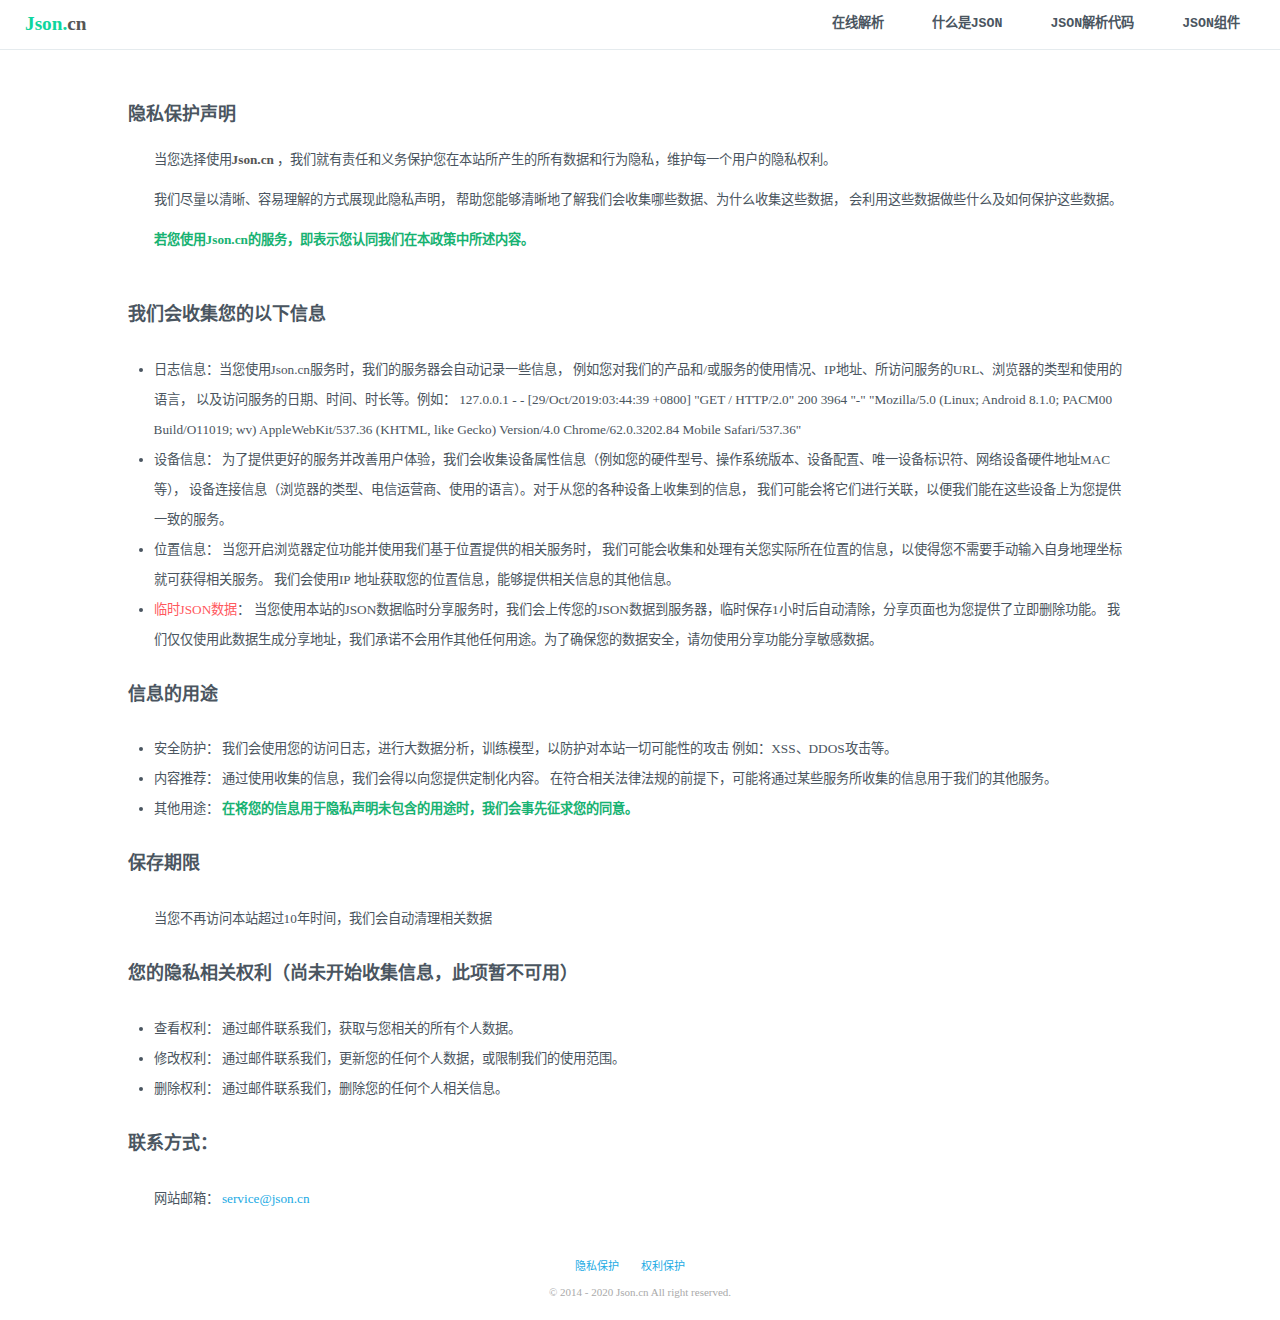
<file: json/privacy.html>
<!DOCTYPE html>
<html lang="zh-CN">
<head>
    <title>隐私保护声明 - Json.cn</title>
    <meta http-equiv="Content-Type" content="text/html; charset=utf-8"/>
    <meta name="HandheldFriendly" content="True"/>
    <meta name="MobileOptimized" content="320"/>
    <meta http-equiv="Cache-Control" content="max-age=7200"/>
    <meta http-equiv="X-UA-Compatible" content="IE=edge"/>
    <meta name="baidu-site-verification" content="mlJsiTNxiD"/>
    <meta name="google-site-verification" content="CPogK9tQWL5XIDF9F9x_tJyy1HtpDI8Rv6owOEIkUvM"/>
    <meta name="viewport" content="width=device-width, initial-scale=1">
    <meta name="robots" content="all"/>
    <meta name="author" content="json.cn"/>
    <meta name="keywords" content="json.cn,隐私, 隐私保护, 隐私声明，隐私保护声明"/>
    <meta name="description" content="介绍关于在json.cn对于个人隐私的保护声明"/>
    <link href="css/bootstrap.min.css" rel="stylesheet">
    <link href="css/font-awesome.min.css" rel="stylesheet">
    <link href="css/base.css" rel="stylesheet">
    <style type="text/css">
        h1, h2, h3, h4, h5 {
            font-weight: bold;
        }
    </style>
    <header class="header">
        <div class="row-fluid">
            <div class="col-md-5" style="position:relative;">
                <a class="logo" href="index.html">Json.<span style="color:#555;">cn</span></a>

            </div>
            <nav class="col-md-7" style="padding:10px 0; " align="right">
                <div class="navi">
                    <a href="index.html" data-placement="bottom">在线解析</a>
                    <!--<a href="http://lab.json.cn/" target="_blank"  data-placement="bottom">
                      <span class="red">JSON实验室</span>
                  </a>-->
                    <a href="wiki.html" data-placement="bottom">什么是JSON</a>
                    <a href="code.html" data-placement="bottom">JSON解析代码</a>
                    <a href="component.html" data-placement="bottom">JSON组件</a>

                </div>
            </nav>
            <br style="clear:both;"/>
        </div>
    </header>
    <main class="row-fluid">
        <div class="col-md-12" style="padding:0;font-family: Tahoma,'微软雅黑';">
            <div style="padding:5vh 10vw;line-height:30px;min-height:80vh;">
                <h4 class="line">隐私保护声明</h4>
                <div class="line" style="padding:10px 2vw;">
                    <p>
                        当您选择使用<span class="bold" style="color:#555;font-weight:bold;">Json.cn</span>
                        ，我们就有责任和义务保护您在本站所产生的所有数据和行为隐私，维护每一个用户的隐私权利。
                    </p>
                    <p>
                        我们尽量以清晰、容易理解的方式展现此隐私声明，
                        帮助您能够清晰地了解我们会收集哪些数据、为什么收集这些数据，
                        会利用这些数据做些什么及如何保护这些数据。
                    </p>
                    <p>
                  <span class="green" style="font-weight:bold;">
                      若您使用Json.cn的服务，即表示您认同我们在本政策中所述内容。
                  </span>
                    </p>
                </div>

                <h4 class="line" style="padding:20px 0;">我们会收集您的以下信息</h4>
                <div class="line " style="padding:0 2vw;">
                    <li>日志信息：当您使用Json.cn服务时，我们的服务器会自动记录一些信息，
                        例如您对我们的产品和/或服务的使用情况、IP地址、所访问服务的URL、浏览器的类型和使用的语言，
                        以及访问服务的日期、时间、时长等。例如：
                        127.0.0.1 - - [29/Oct/2019:03:44:39 +0800] "GET / HTTP/2.0"
                        200 3964 "-" "Mozilla/5.0 (Linux; Android 8.1.0; PACM00 Build/O11019; wv) AppleWebKit/537.36
                        (KHTML, like Gecko)
                        Version/4.0 Chrome/62.0.3202.84 Mobile Safari/537.36"
                    </li>
                    <li>设备信息：
                        为了提供更好的服务并改善用户体验，我们会收集设备属性信息（例如您的硬件型号、操作系统版本、设备配置、唯一设备标识符、网络设备硬件地址MAC等），
                        设备连接信息（浏览器的类型、电信运营商、使用的语言）。对于从您的各种设备上收集到的信息，
                        我们可能会将它们进行关联，以便我们能在这些设备上为您提供一致的服务。
                    </li>
                    <li>
                        位置信息：
                        当您开启浏览器定位功能并使用我们基于位置提供的相关服务时，
                        我们可能会收集和处理有关您实际所在位置的信息，以使得您不需要手动输入自身地理坐标就可获得相关服务。
                        我们会使用IP 地址获取您的位置信息，能够提供相关信息的其他信息。
                    </li>
                    <li>
                        <span class="red">临时JSON数据</span>：
                        当您使用本站的JSON数据临时分享服务时，我们会上传您的JSON数据到服务器，临时保存1小时后自动清除，分享页面也为您提供了立即删除功能。
                        我们仅仅使用此数据生成分享地址，我们承诺不会用作其他任何用途。为了确保您的数据安全，请勿使用分享功能分享敏感数据。
                    </li>
                </div>
                <h4 class="line" style="padding:20px 0;">信息的用途</h4>
                <div class="line " style="padding:0 2vw;">
                    <li>安全防护：
                        我们会使用您的访问日志，进行大数据分析，训练模型，以防护对本站一切可能性的攻击
                        例如：XSS、DDOS攻击等。
                    </li>
                    <li>内容推荐：
                        通过使用收集的信息，我们会得以向您提供定制化内容。
                        在符合相关法律法规的前提下，可能将通过某些服务所收集的信息用于我们的其他服务。
                    </li>
                    <li>
                        其他用途：
                        <span class="green" style="font-weight:bold;">
                    在将您的信息用于隐私声明未包含的用途时，我们会事先征求您的同意。</span>
                    </li>
                </div>
                <h4 class="line" style="padding:20px 0;">保存期限</h4>
                <div class="line " style="padding:0 2vw;">
                    <span>当您不再访问本站超过10年时间，我们会自动清理相关数据</span>
                </div>
                <h4 class="line" style="padding:20px 0;">您的隐私相关权利（尚未开始收集信息，此项暂不可用）</h4>
                <div class="line " style="padding:0 2vw;">
                    <li>查看权利：
                        通过邮件联系我们，获取与您相关的所有个人数据。
                    </li>
                    <li>修改权利：
                        通过邮件联系我们，更新您的任何个人数据，或限制我们的使用范围。
                    </li>
                    <li>
                        删除权利：
                        通过邮件联系我们，删除您的任何个人相关信息。
                    </li>
                </div>
                <h4 class="line" style="padding:20px 0;">联系方式：</h4>
                <div class="line " style="padding:0 2vw;">
                    <span>网站邮箱：</span>
                    <a href="mailto:service@json.cn" style="font-family: Tahoma,'微软雅黑';">service@json.cn</a>
                </div>
            </div>
        </div>
    </main>
    <footer style="padding:20px;text-align:center;color:#aaa;font-family: Tahoma,'微软雅黑';">
        <div style="padding:10px;">
            <a href="privacy.html" style="margin-right:20px;">隐私保护</a>
            <a href="right.html" style="margin-right:20px;">权利保护</a>
        </div>
        <div>© 2014 - 2020 Json.cn All right reserved.</div>
    </footer>
    </body>
</html>
</file>
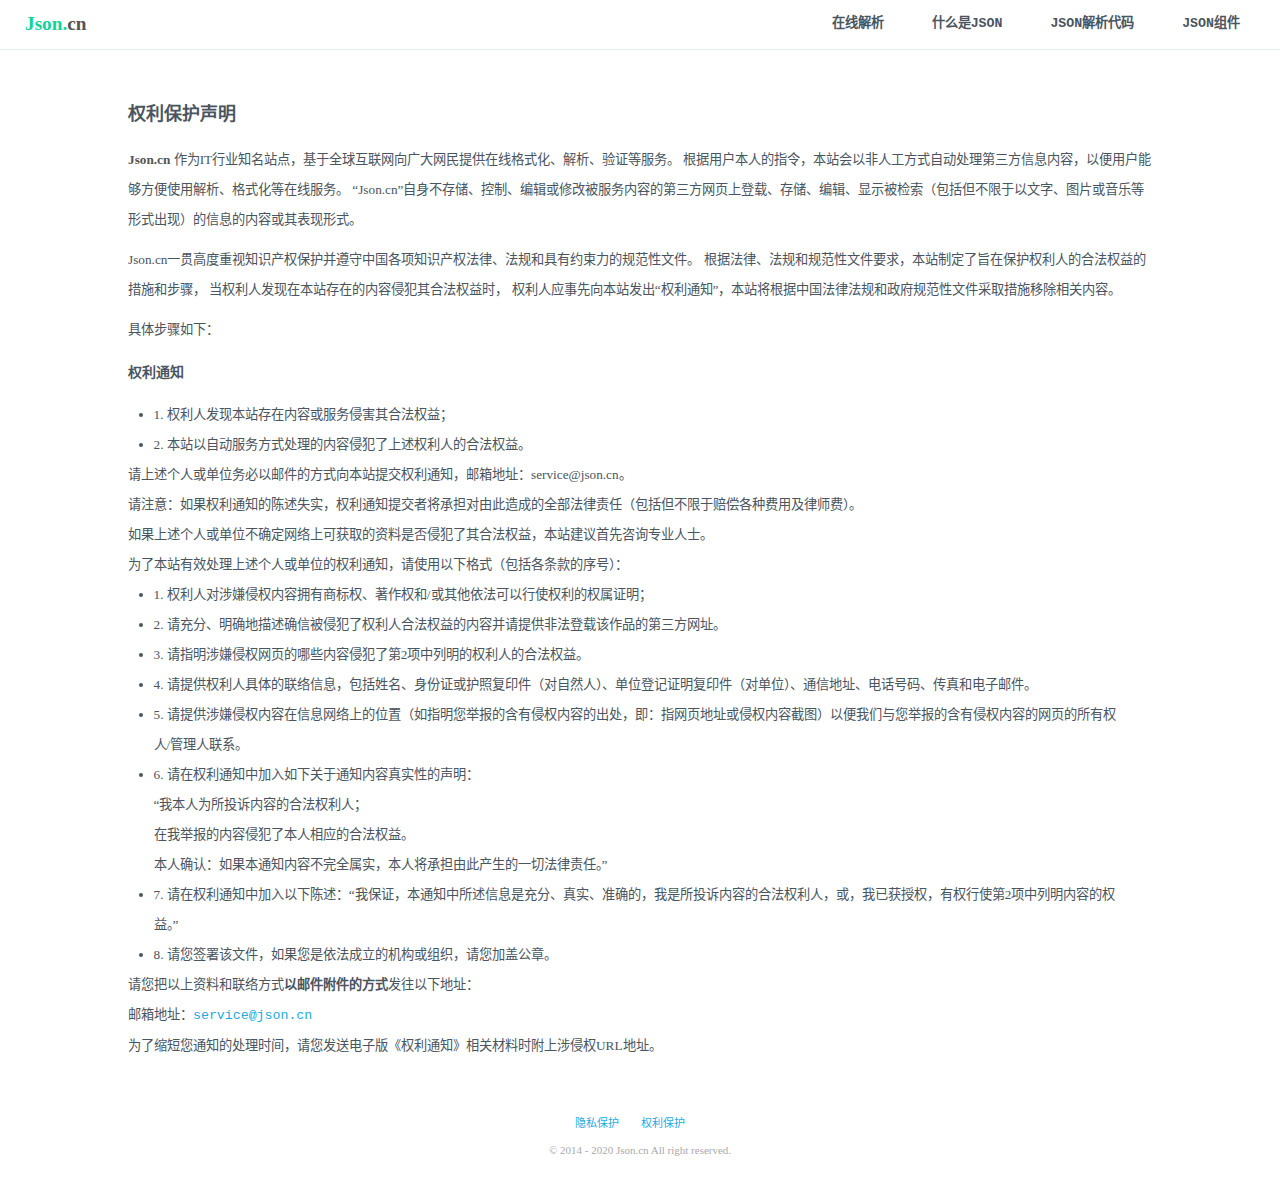
<file: json/right.html>
<!DOCTYPE html>
<html lang="zh-CN">
<head>
    <title>权利保护声明 - Json.cn</title>
    <meta http-equiv="Content-Type" content="text/html; charset=utf-8"/>
    <meta name="HandheldFriendly" content="True"/>
    <meta name="MobileOptimized" content="320"/>
    <meta http-equiv="Cache-Control" content="max-age=7200"/>
    <meta http-equiv="X-UA-Compatible" content="IE=edge"/>
    <meta name="baidu-site-verification" content="mlJsiTNxiD"/>
    <meta name="google-site-verification" content="CPogK9tQWL5XIDF9F9x_tJyy1HtpDI8Rv6owOEIkUvM"/>
    <meta name="viewport" content="width=device-width, initial-scale=1">
    <meta name="robots" content="all"/>
    <meta name="author" content="json.cn"/>
    <meta name="keywords" content="json.cn, 权利, 权利保护, 权利声明, 权利保护声明"/>
    <meta name="description" content="介绍关于在json.cn对于网站本身的权利保护声明"/>
    <link href="css/bootstrap.min.css" rel="stylesheet">
    <link href="css/font-awesome.min.css" rel="stylesheet">
    <link href="css/base.css" rel="stylesheet">
    <style type="text/css">
        h1, h2, h3, h4, h5 {
            font-weight: bold;
        }
    </style>
</head>
<header class="header">
    <div class="row-fluid">
        <div class="col-md-5" style="position:relative;">
            <a class="logo" href="index.html">Json.<span style="color:#555;">cn</span></a>

        </div>
        <nav class="col-md-7" style="padding:10px 0; " align="right">
            <div class="navi">
                <a href="index.html" data-placement="bottom">在线解析</a>
                <!--<a href="http://lab.json.cn/" target="_blank"  data-placement="bottom">
                  <span class="red">JSON实验室</span>
              </a>-->
                <a href="wiki.html" data-placement="bottom">什么是JSON</a>
                <a href="code.html" data-placement="bottom">JSON解析代码</a>
                <a href="component.html" data-placement="bottom">JSON组件</a>

            </div>
        </nav>
        <br style="clear:both;"/>
    </div>
</header>
<main class="row-fluid">
    <div class="col-md-12" style="padding:0;font-family: Tahoma,'微软雅黑';">
        <div style="padding:5vh 10vw;line-height:30px;min-height:80vh;">
            <h4 class="line">权利保护声明</h4>
            <div class="line" style="padding:10px 0;">
                <p>
                    <span class="bold" style="color:#555;font-weight:bold;">Json.cn</span>
                    作为IT行业知名站点，基于全球互联网向广大网民提供在线格式化、解析、验证等服务。
                    根据用户本人的指令，本站会以非人工方式自动处理第三方信息内容，以便用户能够方便使用解析、格式化等在线服务。
                    “Json.cn”自身不存储、控制、编辑或修改被服务内容的第三方网页上登载、存储、编辑、显示被检索（包括但不限于以文字、图片或音乐等形式出现）的信息的内容或其表现形式。

                </p>
                <p>
                    Json.cn一贯高度重视知识产权保护并遵守中国各项知识产权法律、法规和具有约束力的规范性文件。
                    根据法律、法规和规范性文件要求，本站制定了旨在保护权利人的合法权益的措施和步骤，
                    当权利人发现在本站存在的内容侵犯其合法权益时，
                    权利人应事先向本站发出“权利通知”，本站将根据中国法律法规和政府规范性文件采取措施移除相关内容。
                </p>
                <p>具体步骤如下：</p>
                <h5 class="line" style="padding:10px 0;">权利通知</h5>
                <div class="line " style="padding:0 2vw;">
                    <li> 1. 权利人发现本站存在内容或服务侵害其合法权益；</li>
                    <li> 2. 本站以自动服务方式处理的内容侵犯了上述权利人的合法权益。</li>
                </div>
                <div>
                    请上述个人或单位务必以邮件的方式向本站提交权利通知，邮箱地址：service@json.cn。<br/>
                    请注意：如果权利通知的陈述失实，权利通知提交者将承担对由此造成的全部法律责任（包括但不限于赔偿各种费用及律师费）。<br/>
                    如果上述个人或单位不确定网络上可获取的资料是否侵犯了其合法权益，本站建议首先咨询专业人士。<br/>
                    为了本站有效处理上述个人或单位的权利通知，请使用以下格式（包括各条款的序号）：
                </div>
                <div class="line " style="padding:0 2vw;">
                    <li> 1. 权利人对涉嫌侵权内容拥有商标权、著作权和/或其他依法可以行使权利的权属证明；</li>
                    <li> 2. 请充分、明确地描述确信被侵犯了权利人合法权益的内容并请提供非法登载该作品的第三方网址。</li>
                    <li> 3. 请指明涉嫌侵权网页的哪些内容侵犯了第2项中列明的权利人的合法权益。</li>
                    <li> 4. 请提供权利人具体的联络信息，包括姓名、身份证或护照复印件（对自然人）、单位登记证明复印件（对单位）、通信地址、电话号码、传真和电子邮件。</li>
                    <li> 5. 请提供涉嫌侵权内容在信息网络上的位置（如指明您举报的含有侵权内容的出处，即：指网页地址或侵权内容截图）以便我们与您举报的含有侵权内容的网页的所有权人/管理人联系。
                    </li>
                    <li>
                        6. 请在权利通知中加入如下关于通知内容真实性的声明：</br>

                        “我本人为所投诉内容的合法权利人；</br>
                        在我举报的内容侵犯了本人相应的合法权益。</br>
                        本人确认：如果本通知内容不完全属实，本人将承担由此产生的一切法律责任。”
                    </li>
                    <li>
                        7. 请在权利通知中加入以下陈述：“我保证，本通知中所述信息是充分、真实、准确的，我是所投诉内容的合法权利人，或，我已获授权，有权行使第2项中列明内容的权益。”
                    </li>
                    <li>8. 请您签署该文件，如果您是依法成立的机构或组织，请您加盖公章。</li>
                </div>
                <div>
                    请您把以上资料和联络方式<span style="font-weight:bold;">以邮件附件的方式</span>发往以下地址：<br/>
                    邮箱地址：<a>service@json.cn</a><br/>
                    为了缩短您通知的处理时间，请您发送电子版《权利通知》相关材料时附上涉侵权URL地址。
                </div>
            </div>
        </div>
</main>
<footer style="padding:20px;text-align:center;color:#aaa;font-family: Tahoma,'微软雅黑';">
    <div style="padding:10px;">
        <a href="privacy.html" style="margin-right:20px;">隐私保护</a>
        <a href="right.html" style="margin-right:20px;">权利保护</a>
    </div>
    <div>© 2014 - 2020 Json.cn All right reserved. </div>
</footer>
</body>
</html>
</file>
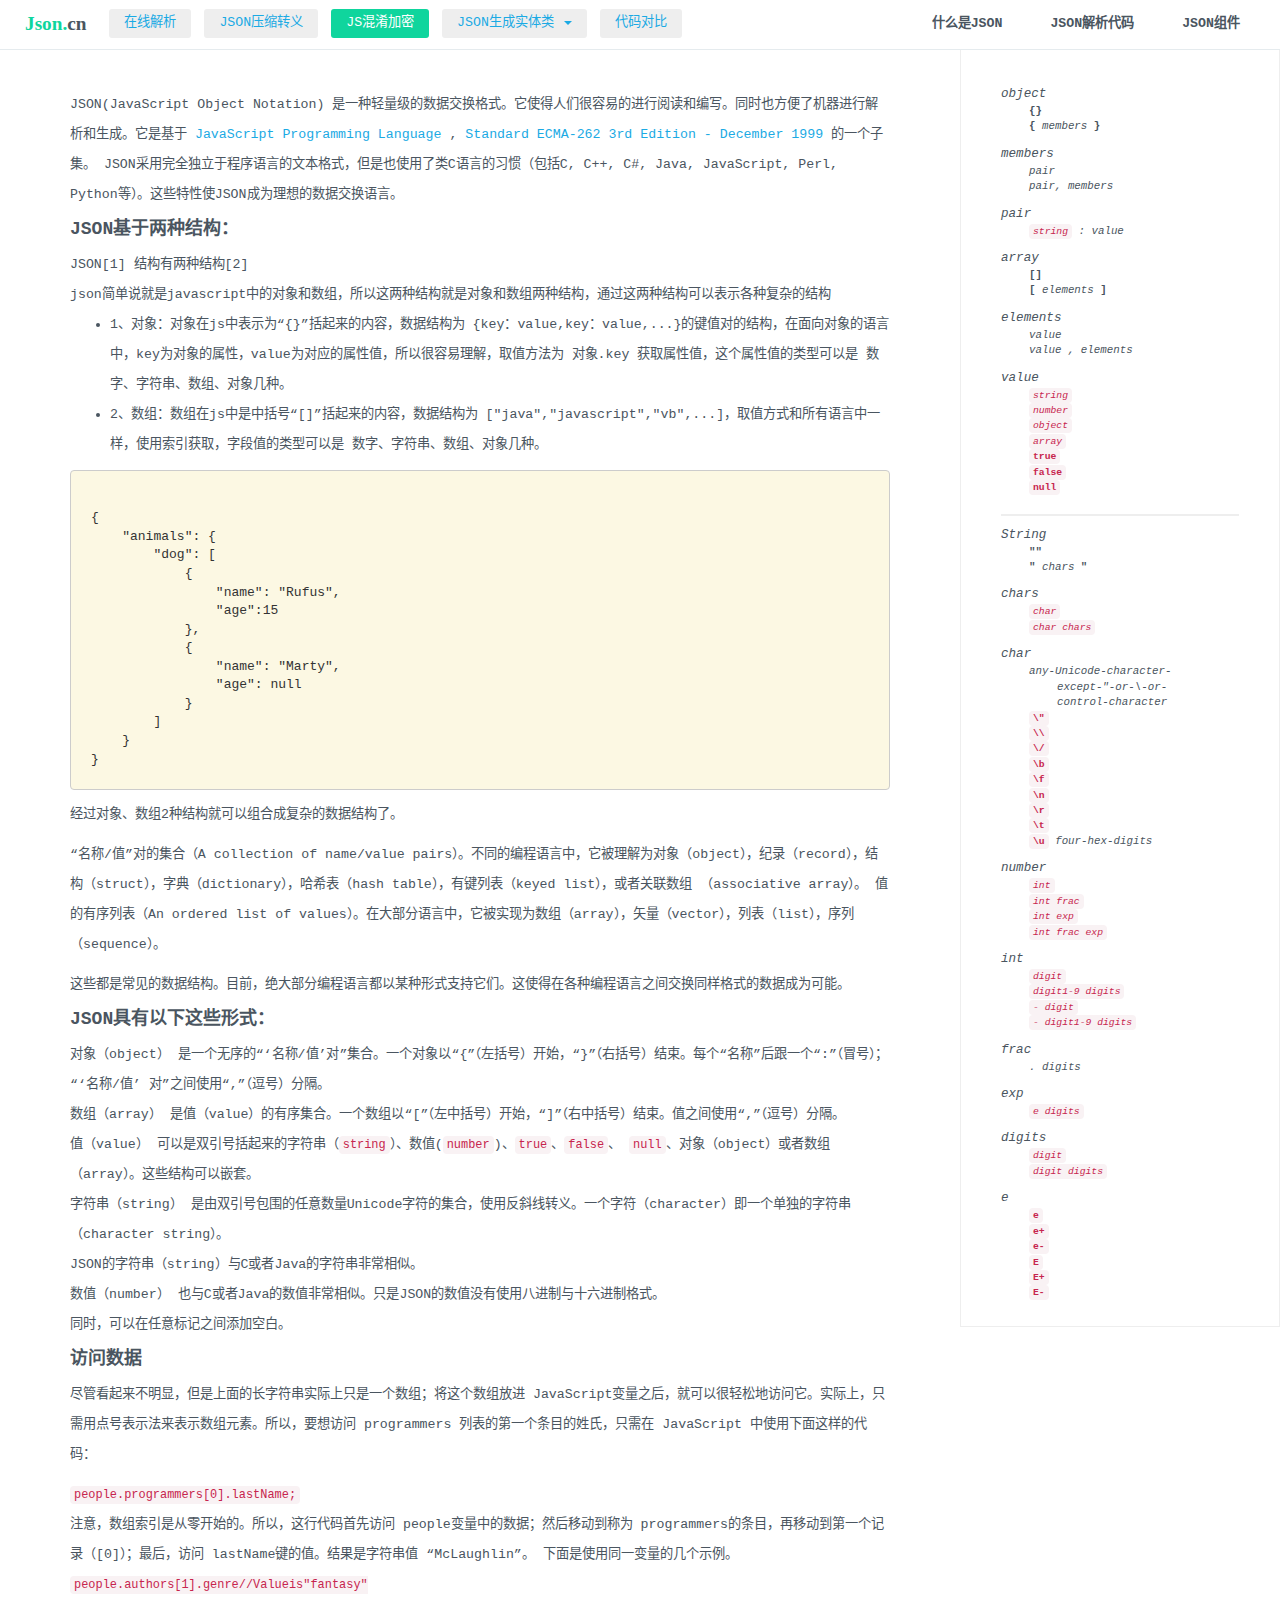
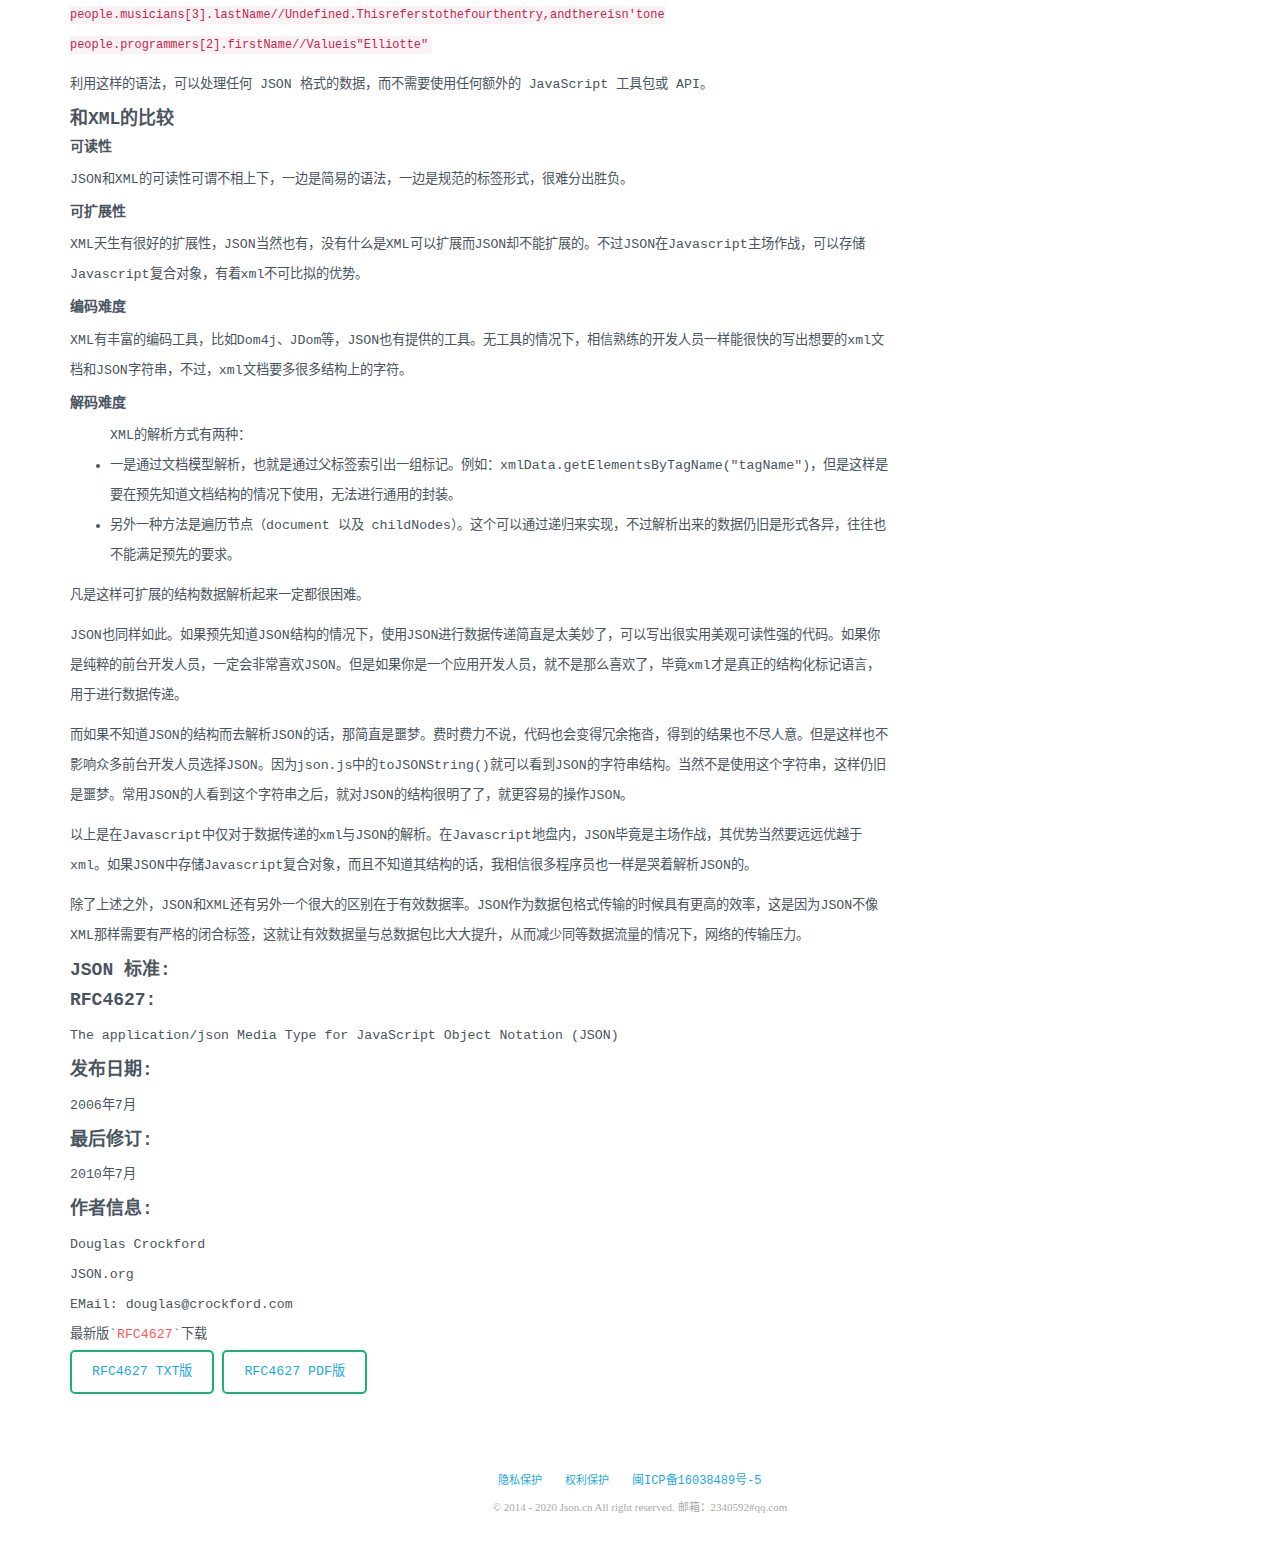
<file: json/wiki.html>
<!DOCTYPE html>
<html lang="zh-CN">
<head>
    <title>什么是Json - Json.cn</title>
    <meta http-equiv="Content-Type" content="text/html; charset=utf-8"/>
    <meta name="HandheldFriendly" content="True"/>
    <meta name="MobileOptimized" content="320"/>
    <meta http-equiv="Cache-Control" content="max-age=7200"/>
    <meta http-equiv="X-UA-Compatible" content="IE=edge"/>
    <meta name="baidu-site-verification" content="mlJsiTNxiD"/>
    <meta name="google-site-verification" content="CPogK9tQWL5XIDF9F9x_tJyy1HtpDI8Rv6owOEIkUvM"/>
    <meta name="viewport" content="width=device-width, initial-scale=1">
    <meta name="robots" content="all"/>
    <meta name="author" content="json.cn"/>
    <meta name="keywords" content="json概念,json规范,json标准"/>
    <meta name="description" content="介绍关于json的相关概念、定义规范以及业界标准"/>
    <link href="css/bootstrap.min.css" rel="stylesheet">
    <link href="css/font-awesome.min.css" rel="stylesheet">
    <link href="css/base.css" rel="stylesheet">
    <style type="text/css">
        h1, h2, h3, h4, h5 {
            font-weight: bold;
        }

        /* Brief */
        #brief-intro-wrapper {
            font-size: 1.4vh;
        }

        #brief-intro {
            padding: 25px 40px;
            border: 1px solid #eee;
            background-color: #FFFFFF;
            border-top: none;
        }

        #brief-intro .object {
            margin-top: 11px;
            font-style: italic;
            font-size: 1.4vh;
        }

        #brief-intro .object .form {
            margin-left: 28px;
            font-size: 1.2vh;
        }

        #brief-intro .object .form .value {
            font-style: normal;
            font-weight: bold;
        }

        #brief-intro .split {
            margin-top: 18px;
            border: 1px solid #eee;
        }
    </style>
    <header class="header">
        <div class="row-fluid">
            <div class="col-md-8 header-nav-list" style="position:relative;">
                <a class="logo" href="index.html">
                    Json.<span style="color:#4A5560;">cn</span></a>
                <a class="custom-btn" href="index.html" data-placement="bottom">在线解析</a>
                <a class="custom-btn" href="http://json.cn/jsonzip.html" data-placement="bottom">JSON压缩转义</a>
                <a class="custom-btn active" href="http://json.cn/jshx.html" data-placement="bottom">JS混淆加密</a>
                <div class="dropdown">
                    <a type="button" class="dropdown-toggle custom-btn" id="dropdownMenu1"
                       data-toggle="dropdown">
                        JSON生成实体类
                        <span class="caret"></span>
                    </a>
                    <ul class="dropdown-menu" role="menu" aria-labelledby="dropdownMenu1">
                        <li role="presentation" >
                            <a role="menuitem" tabindex="-1" href="http://json.cn/json2java.html">JSON生成JAVA实体类</a>
                        </li>
                        <li role="presentation" class="divider"></li>
                        <li role="presentation">
                            <a role="menuitem" tabindex="-1" href="http://json.cn/json2csharp.html">JSON生C#成实体类</a>
                        </li>
                    </ul>
                </div>
                <a class="custom-btn" href="http://json.cn/jsoncompare.html" data-placement="bottom">代码对比</a>

            </div>
            <nav class="col-md-4" style="padding:10px 0; " align="right">
                <div class="navi">
                    <!--<a href="http://lab.json.cn/" target="_blank"  data-placement="bottom">
                      <span class="red">JSON实验室</span>
                  </a>-->
                    <a href="wiki.html" data-placement="bottom">什么是JSON</a>
                    <a href="code.html" data-placement="bottom">JSON解析代码</a>
                    <a href="component.html" data-placement="bottom">JSON组件</a>

                </div>
            </nav>
            <br style="clear:both;"/>
        </div>
    </header>
    <main class="row-fluid">
        <div class="col-md-9" style="padding:0;">
            <div style="padding:40px 70px;line-height:30px;">
                <div class="line">
                    <span class="bold">JSON</span>(JavaScript Object Notation)
                    是一种轻量级的数据交换格式。它使得人们很容易的进行阅读和编写。同时也方便了机器进行解析和生成。它是基于 <a href="http://www.crockford.com/javascript"
                                                                           target="_blank">JavaScript Programming
                    Language</a> , <a href="http://www.ecma-international.org/publications/files/ecma-st/ECMA-262.pdf"
                                      target="_blank">Standard ECMA-262 3rd Edition - December 1999</a> 的一个子集。
                    JSON采用完全独立于程序语言的文本格式，但是也使用了类C语言的习惯（包括C, C++, C#, Java, JavaScript, Perl,
                    Python等）。这些特性使JSON成为理想的数据交换语言。
                </div>
                <h4 class="line">JSON基于两种结构：</h4>

                <p>

                <div>JSON[1] 结构有两种结构[2]</div>
                <div>json简单说就是javascript中的对象和数组，所以这两种结构就是对象和数组两种结构，通过这两种结构可以表示各种复杂的结构</div>
                <ul>
                    <li>1、对象：对象在js中表示为“{}”括起来的内容，数据结构为
                        {key：value,key：value,...}的键值对的结构，在面向对象的语言中，key为对象的属性，value为对应的属性值，所以很容易理解，取值方法为 对象.key
                        获取属性值，这个属性值的类型可以是 数字、字符串、数组、对象几种。
                    </li>
                    <li>2、数组：数组在js中是中括号“[]”括起来的内容，数据结构为 ["java","javascript","vb",...]，取值方式和所有语言中一样，使用索引获取，字段值的类型可以是
                        数字、字符串、数组、对象几种。
                    </li>

                </ul>
                </p>
                <pre class="bg-warning" style="padding:20px;"><code>
{
    "animals": {
        "dog": [
            {
                "name": "Rufus",
                "age":15
            },
            {
                "name": "Marty",
                "age": null
            }
        ]
    }
}</code></pre>
                <p>经过对象、数组2种结构就可以组合成复杂的数据结构了。</p>
                <p class="line">
                    &ldquo;名称/值&rdquo;对的集合（A collection of name/value pairs）。不同的编程语言中，它被理解为<span class="italic">对象（object）</span>，纪录（record），结构（struct），字典（dictionary），哈希表（hash
                    table），有键列表（keyed list），或者关联数组 （associative array）。
                    值的有序列表（An ordered list of values）。在大部分语言中，它被实现为数组（array），矢量（vector），列表（list），序列（sequence）。
                </p>
                <div class="line">
                    这些都是常见的数据结构。目前，绝大部分编程语言都以某种形式支持它们。这使得在各种编程语言之间交换同样格式的数据成为可能。
                </div>
                <h4 class="line">
                    JSON具有以下这些形式：
                </h4>
                <div class="line">
                    <span class="bold">对象（<span class="italic">object</span>）</span> 是一个无序的&ldquo;&lsquo;名称/值&rsquo;对&rdquo;集合。一个对象以&ldquo;{&rdquo;（左括号）开始，&ldquo;}&rdquo;（右括号）结束。每个&ldquo;名称&rdquo;后跟一个&ldquo;:&rdquo;（冒号）；&ldquo;&lsquo;名称/值&rsquo;
                    对&rdquo;之间使用&ldquo;,&rdquo;（逗号）分隔。
                </div>

                <div class="line">
                    <span class="bold">数组（<span class="italic">array</span>）</span> 是值（value）的有序集合。一个数组以&ldquo;[&rdquo;（左中括号）开始，&ldquo;]&rdquo;（右中括号）结束。值之间使用&ldquo;,&rdquo;（逗号）分隔。
                </div>

                <div class="line">
                    <span class="bold">值（<span class="italic">value</span>）</span> 可以是双引号括起来的字符串（<code class="italic">string</code>）、数值(<code>number</code>)、<code>true</code>、<code>false</code>、
                    <code>null</code>、对象（object）或者数组（array）。这些结构可以嵌套。
                </div>

                <div class="line">
                    <span class="bold">字符串（<span class="italic">string</span>）</span>
                    是由双引号包围的任意数量Unicode字符的集合，使用反斜线转义。一个字符（character）即一个单独的字符串（character string）。
                </div>
                <div class="line">
                    JSON的字符串（<span class="italic">string</span>）与C或者Java的字符串非常相似。
                </div>

                <div class="line">
                    <span class="bold">数值（<span class="italic">number</span>）</span>
                    也与C或者Java的数值非常相似。只是JSON的数值没有使用八进制与十六进制格式。
                </div>

                <div class="line">
                    同时，可以在任意标记之间添加空白。
                </div>
                <h4>访问数据</h4>

                <p>尽管看起来不明显，但是上面的长字符串实际上只是一个数组；将这个数组放进 JavaScript变量之后，就可以很轻松地访问它。实际上，只需用点号表示法来表示数组元素。所以，要想访问 programmers
                    列表的第一个条目的姓氏，只需在 JavaScript 中使用下面这样的代码：
                </p>

                <code>people.programmers[0].lastName;</code><br/>

                注意，数组索引是从零开始的。所以，这行代码首先访问 people变量中的数据；然后移动到称为 programmers的条目，再移动到第一个记录（[0]）；最后，访问 lastName键的值。结果是字符串值
                “McLaughlin”。
                下面是使用同一变量的几个示例。
                <p>
                    <code>
                        people.authors[1].genre//Valueis"fantasy"<br/>
                        people.musicians[3].lastName//Undefined.Thisreferstothefourthentry,andthereisn'tone<br/>
                        people.programmers[2].firstName//Valueis"Elliotte"<br/>
                    </code>
                </p>
                <p>利用这样的语法，可以处理任何 JSON 格式的数据，而不需要使用任何额外的 JavaScript 工具包或 API。</p>
                <h4>和XML的比较</h4>

                <h5>可读性</h5>
                JSON和XML的可读性可谓不相上下，一边是简易的语法，一边是规范的标签形式，很难分出胜负。
                <h5>可扩展性</h5>
                XML天生有很好的扩展性，JSON当然也有，没有什么是XML可以扩展而JSON却不能扩展的。不过JSON在Javascript主场作战，可以存储Javascript复合对象，有着xml不可比拟的优势。
                <h5>编码难度</h5>
                XML有丰富的编码工具，比如Dom4j、JDom等，JSON也有提供的工具。无工具的情况下，相信熟练的开发人员一样能很快的写出想要的xml文档和JSON字符串，不过，xml文档要多很多结构上的字符。
                <h5>解码难度</h5>
                <ul>XML的解析方式有两种：
                    <li>
                        一是通过文档模型解析，也就是通过父标签索引出一组标记。例如：xmlData.getElementsByTagName("tagName")，但是这样是要在预先知道文档结构的情况下使用，无法进行通用的封装。
                    </li>
                    <li>另外一种方法是遍历节点（document 以及 childNodes）。这个可以通过递归来实现，不过解析出来的数据仍旧是形式各异，往往也不能满足预先的要求。
                    </li>
                </ul>
                <p>凡是这样可扩展的结构数据解析起来一定都很困难。</p>
                <p>
                    JSON也同样如此。如果预先知道JSON结构的情况下，使用JSON进行数据传递简直是太美妙了，可以写出很实用美观可读性强的代码。如果你是纯粹的前台开发人员，一定会非常喜欢JSON。但是如果你是一个应用开发人员，就不是那么喜欢了，毕竟xml才是真正的结构化标记语言，用于进行数据传递。

                </p>
                <p>
                    而如果不知道JSON的结构而去解析JSON的话，那简直是噩梦。费时费力不说，代码也会变得冗余拖沓，得到的结果也不尽人意。但是这样也不影响众多前台开发人员选择JSON。因为json.js中的toJSONString()就可以看到JSON的字符串结构。当然不是使用这个字符串，这样仍旧是噩梦。常用JSON的人看到这个字符串之后，就对JSON的结构很明了了，就更容易的操作JSON。
                </p>
                <p>
                    以上是在Javascript中仅对于数据传递的xml与JSON的解析。在Javascript地盘内，JSON毕竟是主场作战，其优势当然要远远优越于xml。如果JSON中存储Javascript复合对象，而且不知道其结构的话，我相信很多程序员也一样是哭着解析JSON的。
                </p>
                <p>
                    除了上述之外，JSON和XML还有另外一个很大的区别在于有效数据率。JSON作为数据包格式传输的时候具有更高的效率，这是因为JSON不像XML那样需要有严格的闭合标签，这就让有效数据量与总数据包比大大提升，从而减少同等数据流量的情况下，网络的传输压力。
                </p>
                <div id="content-body-wrapper">
                    <div id="content-body">
                        <div class="line"></div>
                        <h4 class="line title">JSON 标准:</h4>
                        <h4 class="line title">RFC4627:</h4>
                        <div class="line">The <span class="italic">application/json</span> Media Type for JavaScript
                            Object Notation (JSON)
                        </div>
                        <h4 class="line title">发布日期:</h4>
                        <div class="line">2006年7月</div>
                        <h4 class="line title">最后修订:</h4>
                        <div class="line">2010年7月</div>
                        <h4 class="line title">作者信息:</h4>
                        <div class="line">Douglas Crockford</div>
                        <div class="line">JSON.org</div>
                        <div class="line">EMail: douglas@crockford.com</div>
                        <div class="line"></div>
                        <div class="line"></div>
                        <div class="line"></div>
                        <div class="line"></div>

                        <div class="line">最新版`<span class="red bold">RFC4627</span>`下载</div>
                        <div class="line">
                            <!-- TXT -->
                            <a style="padding:5px 20px;border:solid 2px #15b374;border-radius:5px;"
                               href="http://www.rfc-editor.org/rfc/rfc4627.txt" target="_blank" title="RFC4627 TXT版下载">RFC4627
                                TXT版</a>
                            <!-- PDF -->
                            <a style="padding:5px 20px;border:solid 2px #15b374;border-radius:5px;"
                               href="http://www.rfc-editor.org/rfc/pdfrfc/rfc4627.txt.pdf" target="_blank"
                               title="RFC4627 PDF版下载">RFC4627 PDF版</a>
                        </div>
                        <div class="clear"></div>

                    </div>
                </div>
            </div>

        </div>
        <div class="col-md-3" style="padding:0;">

            <div id="brief-intro-wrapper">
                <div id="brief-intro">
                    <div class="object">
                        object
                        <div class="form"><span class="value">{}</code></span></div>
                        <div class="form"><span class="value">{</span> members <span class="value">}</span></div>
                    </div>
                    <div class="object">
                        members
                        <div class="form">pair</div>
                        <div class="form">pair, members</div>
                    </div>
                    <div class="object">
                        pair
                        <div class="form"><code>string</code> : value</div>
                    </div>
                    <div class="object">
                        array
                        <div class="form"><span class="value">[]</span></div>
                        <div class="form"><span class="value">[</span> elements <span class="value">]</span></div>
                    </div>
                    <div class="object">
                        elements
                        <div class="form">value</div>
                        <div class="form"> value , elements</div>
                    </div>
                    <div class="object">
                        value
                        <div class="form"><code>string</code></div>
                        <div class="form"><code>number</code></div>
                        <div class="form"><code>object</code></div>
                        <div class="form"><code>array</code></div>
                        <div class="form"><span class="value"><code>true</code></span></div>
                        <div class="form"><span class="value"><code>false</code></span></div>
                        <div class="form"><span class="value"><code>null</code></span></div>
                    </div>

                    <!-- Split -->
                    <div class="split"></div>
                    <!-- //Split -->

                    <div class="object">
                        String
                        <div class="form"><span class="value">""</span></div>
                        <div class="form"><span class="value">"</span> chars <span class="value">"</span></div>
                    </div>
                    <div class="object">
                        chars
                        <div class="form"><code>char</code></div>
                        <div class="form"><code>char chars</code></div>
                    </div>
                    <div class="object">
                        char
                        <div class="form">any-Unicode-character-
                            <div class="form">except-"-or-\-or-</div>
                            <div class="form">control-character</div>
                        </div>
                        <div class="form"><span class="value"><code>\"</code></span></div>
                        <div class="form"><span class="value"><code>\\</code></span></div>
                        <div class="form"><span class="value"><code>\/</code></span></div>
                        <div class="form"><span class="value"><code>\b</code></span></div>
                        <div class="form"><span class="value"><code>\f</code></span></div>
                        <div class="form"><span class="value"><code>\n</code></span></div>
                        <div class="form"><span class="value"><code>\r</code></span></div>
                        <div class="form"><span class="value"><code>\t</code></span></div>
                        <div class="form"><span class="value"><code>\u</code></span> four-hex-digits</div>
                    </div>
                    <div class="object">
                        number
                        <div class="form"><code>int</code></div>
                        <div class="form"><code>int frac</code></div>
                        <div class="form"><code>int exp</code></div>
                        <div class="form"><code>int frac exp</code></div>
                    </div>
                    <div class="object">
                        int
                        <div class="form"><code>digit</code></div>
                        <div class="form"><code>digit1-9 digits</code></div>
                        <div class="form"><code>- digit</code></div>
                        <div class="form"><code>- digit1-9 digits</code></div>
                    </div>
                    <div class="object">
                        frac
                        <div class="form">. digits</div>
                    </div>
                    <div class="object">
                        exp
                        <div class="form"><code>e digits</code></code></div>
                    </div>
                    <div class="object">
                        digits
                        <div class="form"><code>digit</code></div>
                        <div class="form"><code>digit digits</code></div>
                    </div>
                    <div class="object">
                        e
                        <div class="form"><span class="value"><code>e</code></span></div>
                        <div class="form"><span class="value"><code>e+</code></span></div>
                        <div class="form"><span class="value"><code>e-</code></span></div>
                        <div class="form"><span class="value"><code>E</code></span></div>
                        <div class="form"><span class="value"><code>E+</code></span></div>
                        <div class="form"><span class="value"><code>E-</code></span></div>
                    </div>
                </div>
            </div>
        </div>
        <br style="clear:both;"/>
    </main>
    <footer style="padding:20px;text-align:center;color:#aaa;font-family: Tahoma,'微软雅黑';">
        <div style="padding:10px;">
            <a href="privacy.html" style="margin-right:20px;">隐私保护</a>
            <a href="right.html" style="margin-right:20px;">权利保护</a>
            <!--<a href="/ad.html" style="margin-right:20px;" >广告合作</a>-->
            <a href="http://www.miitbeian.gov.cn/" style="font-size:12px;margin-right:20px;" target="_blank">闽ICP备16038489号-5</a>
        </div>
        <div>© 2014 - 2020 Json.cn All right reserved. 邮箱：2340592#qq.com</div>


        <script>
            var _hmt = _hmt || [];
            (function () {
                var hm = document.createElement("script");
                hm.src = "https://hm.baidu.com/hm.js?fca67c0402c411679af17b69c06e092c";
                var s = document.getElementsByTagName("script")[0];
                s.parentNode.insertBefore(hm, s);
            })();
        </script>
        <!-- Global site tag (gtag.js) - Google Analytics -->
        <script async src="https://www.googletagmanager.com/gtag/js?id=UA-85291938-3"></script>
        <script>
            window.dataLayer = window.dataLayer || [];

            function gtag() {
                dataLayer.push(arguments);
            }

            gtag('js', new Date());
            gtag('config', 'UA-85291938-3');
        </script>


    </footer>
    </body>
</html>
</file>
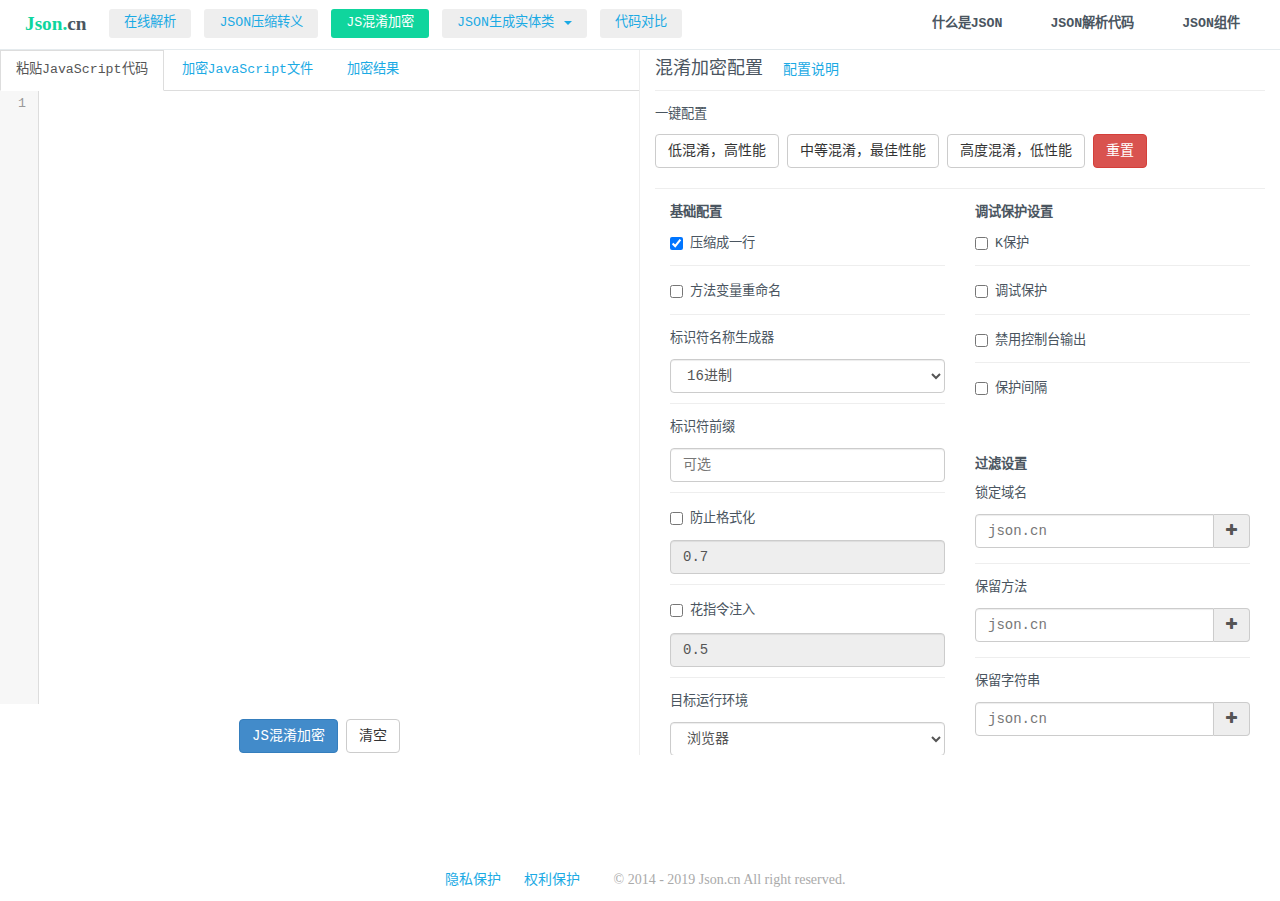
<file: json/json/jshx.html>
<!DOCTYPE html>
<html lang="zh-CN">
<head>
    <title>JS在线加密工具，JS加密，JS混淆，JS混淆加密，JS不可逆加密，JS加密压缩- JSON.cn</title>
    <meta http-equiv="Content-Type" content="text/html; charset=utf-8"/>
    <meta name="HandheldFriendly" content="True"/>
    <meta name="MobileOptimized" content="720"/>
    <meta http-equiv="Cache-Control" content="max-age=3600"/>
    <meta http-equiv="X-UA-Compatible" content="IE=edge"/>
    <meta name="baidu-site-verification" content="mlJsiTNxiD"/>
    <meta name="google-site-verification" content="CPogK9tQWL5XIDF9F9x_tJyy1HtpDI8Rv6owOEIkUvM"/>
    <meta name="viewport" content="width=device-width, initial-scale=1">
    <meta name="robots" content="all"/>
    <meta name="author" content="json.cn"/>

    <meta name="keywords" content="JS加密,JS混淆,JS混淆加密,JS不可逆加密,JS加密压缩,JavaScript在线加密,JavaScript加密后不可恢复,JS加密后不可恢复,在线JS加密,JS在线加密工具"/>
    <meta name="description" content="提供JS加密，JS混淆，JS混淆加密，JS不可逆加密，JS加密压缩，JavaScript在线加密服务。通过JavaScript加密后不可恢复，及保护你前端JS的安全，又提高JS的运行效率"/>
    <link rel="stylesheet" type="text/css" href="static/css/prettify.css"/>
    <link rel="stylesheet" type="text/css" href="static/css/indexCodeMirror.min.css"/>
    <link href="../css/bootstrap.min.css" rel="stylesheet">
    <link href="../css/font-awesome.min.css" rel="stylesheet">
    <link href="../css/base.css" rel="stylesheet">
    <style></style>
    <!-- HTML5 shim and Respond.js IE8 support of HTML5 elements and media queries -->
    <!--[if lt IE 9]>
    <script src="http://cdn.bootcss.com/html5shiv/3.7.2/html5shiv.min.js"></script>
    <script src="http://cdn.bootcss.com/respond.js/1.4.2/respond.min.js"></script>
    <![endif]-->
    <!-- Favicons -->
</head>
<body style="overflow:hidden;">
<header class="header">
    <div class="row-fluid">
        <div class="col-md-8 header-nav-list" style="position:relative;">
            <a class="logo" href="../index.html">
                Json.<span style="color:#4A5560;">cn</span></a>
            <a class="custom-btn" href="../index.html" data-placement="bottom">在线解析</a>
            <a class="custom-btn" href="jsonzip.html" data-placement="bottom">JSON压缩转义</a>
            <a class="custom-btn active" href="jshx.html" data-placement="bottom">JS混淆加密</a>
            <div class="dropdown">
                <a type="button" class="dropdown-toggle custom-btn" id="dropdownMenu1"
                   data-toggle="dropdown">
                    JSON生成实体类
                    <span class="caret"></span>
                </a>
                <ul class="dropdown-menu" role="menu" aria-labelledby="dropdownMenu1">
                    <li role="presentation" >
                        <a role="menuitem" tabindex="-1" href="json2java.html">JSON生成JAVA实体类</a>
                    </li>
                    <li role="presentation" class="divider"></li>
                    <li role="presentation">
                        <a role="menuitem" tabindex="-1" href="json2csharp.html">JSON生C#成实体类</a>
                    </li>
                </ul>
            </div>
            <a class="custom-btn" href="jsoncompare.html" data-placement="bottom">代码对比</a>

        </div>
        <nav class="col-md-4" style="padding:10px 0; " align="right">
            <div class="navi">
                <!--<a href="http://lab.json.cn/" target="_blank"  data-placement="bottom">
                  <span class="red">JSON实验室</span>
              </a>-->
                <a href="../wiki.html" data-placement="bottom">什么是JSON</a>
                <a href="../code.html" data-placement="bottom">JSON解析代码</a>
                <a href="../component.html" data-placement="bottom">JSON组件</a>

            </div>
        </nav>
        <br style="clear:both;"/>
    </div>
</header>

<main class="row-fluid editor-con">
    <div class="obfuscate-box">
        <ul class="nav nav-tabs">
            <li class="active"><a data-tab href="jshx.html#tabContent1">粘贴JavaScript代码</a></li>
            <li><a data-tab href="jshx.html#tabContent2">加密JavaScript文件</a></li>
            <li><a data-tab href="jshx.html#tabContent3">加密结果</a></li>
        </ul>
        <div class="tab-content">
            <div class="tab-pane active" id="tabContent1">
                <div class="editor-box2">
                    <!-- json编辑器 -->
                    <div id="editor4">
                        <textarea id="code4" placeholder="Code goes here..."></textarea>
                        <div id="resize4">
                            <i class="icon-bars"></i>
                        </div>
                    </div>
                </div>
                <!-- 功能 -->
                <div style="margin-top: 15px;text-align: center">
                    <button type="button" class="btn btn-primary" id="obfuscateJavascript" data-loading-text="加密中，请稍候...">JS混淆加密</button>
                    <button type="button" class="btn btn-default" id="clearCode">清空</button>
                </div>
            </div>
            <div class="tab-pane" id="tabContent2">
                <div class="upload-js-file">
                    <div class="jsfile-mask">拖拽JavaScript文件到虚框内,或者单击/双击读取JavaScript文件</div>
                    <input type="file" id="uploadJsFile" accept="text/javascript, application/javascript">
                </div>
            </div>
            <div class="tab-pane" id="tabContent3">
                <div class="code-box" id="codeBox">
                    <pre class="prettyprint linenums Lang-java" id="cBox"></pre>
                    <div id="resizePre">
                        <i class="icon-bars"></i>
                    </div>
                </div>
                <!-- 功能 -->
                <div style="margin-top: 15px;text-align: center">
                    <button type="button" class="btn btn-success" id="downloadTextarea" data-suffix="js">下载加密代码</button>
                    <button type="button" class="btn btn-success" id="copyTextarea">复制加密代码</button>
                </div>
            </div>
        </div>
        <!-- 校验结果 -->
        <div class="with-icon" id="jsonlintBox">
            <i class="fa fa-times" id="jsonlintIcon"></i>
            <pre class="content" id="jsonlintResult">请贴入要加密的js代码</pre>
        </div>
    </div>


    <!-- 配置 -->
    <div class="obfuscate-setting" id="obfuscateSetting">
        <h4>混淆加密配置<a href="jshxinfo.html" target="_blank" >配置说明</a></h4>
        <hr style="margin-top: 10px;margin-bottom: 0px">
        <div class="setting-item">
            <p>一键配置</p>
            <div class="setting-opation">
                <button type="button" class="btn btn-default" id="lowObfuscate">低混淆，高性能</button>
                <button type="button" class="btn btn-default" id="medObfuscate">中等混淆，最佳性能</button>
                <button type="button" class="btn btn-default" id="highObfuscate">高度混淆，低性能</button>
                <button type="button" class="btn btn-danger" id="resetObfuscate">重置</button>
            </div>
        </div>
        <hr style="margin-bottom: 0">
        <div class="setting-item2">
            <div class="setting-type">
                <div class="setting-opation2">
                    <p>基础配置</p>
                    <div class="checkbox"><label for="compact"><input type="checkbox" name="checkbox" id="compact" checked>压缩成一行</label></div>
                    <hr>
                    <div class="checkbox"><label for="renameGlobals"><input type="checkbox" name="checkbox" id="renameGlobals">方法变量重命名</label></div>
                    <hr>
                    <div class="b-small-padding">
                        <p>标识符名称生成器</p>
                        <select class="form-control" id="identifierNamesGenerator">
                            <option value="hexadecimal">16进制</option>
                            <option value="mangled">短字符</option>
                        </select>
                    </div>
                    <hr>
                    <div class="b-small-padding">
                        <p>标识符前缀</p>
                        <input type="text" name="input" class="form-control" id="identifiersPrefix" placeholder="可选">
                    </div>
                    <hr>
                    <div class="b-mini-padding">
                        <div class="checkbox"><label for="controlFlowFlattening"><input type="checkbox" name="checkbox"
                                                                           id="controlFlowFlattening">防止格式化</label></div>
                        <input type="number" name="input" class="form-control" id="controlFlowFlatteningThreshold"
                               placeholder="格式化系数（0-1）" min="0" max="1" step="0.1" value="0.7">
                    </div>
                    <hr>
                    <div class="b-mini-padding">
                        <div class="checkbox"><label for="deadCodeInjection"><input type="checkbox" name="checkbox"
                                                                           id="deadCodeInjection">花指令注入</label></div>
                        <input type="number" name="input" class="form-control" id="deadCodeInjectionThreshold"
                               placeholder="花指令注入率（0-1）" min="0" max="1" step="0.1" value="0.4">
                    </div>
                    <hr>
                    <div class="b-small-padding">
                        <p>目标运行环境</p>
                        <select class="form-control" id="target">
                            <option value="browser">浏览器</option>
                            <option value="browser-no-eval">浏览器不输出执行</option>
                        </select>
                    </div>
                    <p style="margin-top: 30px">字符串设置</p>
                    <div class="checkbox"><label for="stringArray"><input type="checkbox" name="checkbox" id="stringArray" checked>字符串加密</label></div>
                    <hr>
                    <div class="b-mini-padding">
                        <p>字符串编码</p>
                        <select class="form-control" id="stringArrayEncoding">
                            <option value="false">关闭</option>
                            <option value="base64">Base64</option>
                            <option value="rc4">RC4</option>
                        </select>
                    </div>
                    <hr>
                    <div class="b-mini-padding">
                        <p>字符串加密系数</p>
                        <input type="number" name="input" class="form-control" id="stringArrayThreshold"
                               placeholder="（可选）" min="0" max="1" step="0.1" value="0.8">
                    </div>
                    <hr>
                    <div class="checkbox"><label for="rotateStringArray"><input type="checkbox" name="checkbox" id="rotateStringArray">旋转字符串</label></div>
                    <hr>
                    <div class="checkbox"><label for="shuffleStringArray"><input type="checkbox" name="checkbox" id="shuffleStringArray">重排字符串</label></div>
                    <hr>
                    <div class="b-mini-padding">
                        <div class="checkbox"><label for="splitStrings"><input type="checkbox" name="checkbox"
                                                                           id="splitStrings">分割字符串</label></div>
                        <input type="number" name="input" class="form-control" id="splitStringsChunkLength"
                               placeholder="" min="0" step="1">
                    </div>
                    <hr>
                    <div class="checkbox"><label for="transformObjectKeys"><input type="checkbox" name="checkbox" id="transformObjectKeys">变量加密</label></div>
                    <hr>
                    <div class="checkbox"><label for="unicodeEscapeSequence"><input type="checkbox" name="checkbox" id="unicodeEscapeSequence">Unicode转义序列</label>
                    </div>
                </div>
                <div class="setting-opation2">
                    <p>调试保护设置</p>
                    <div class="checkbox"><label for="selfDefending"><input type="checkbox" name="checkbox" id="selfDefending">K保护</label></div>
                    <hr>
                    <div class="checkbox"><label for="debugProtection"><input type="checkbox" name="checkbox" id="debugProtection">调试保护</label></div>
                    <hr>
                    <div class="checkbox"><label for="disableConsoleOutput"><input type="checkbox" name="checkbox"
                                                         id="disableConsoleOutput">禁用控制台输出</label>
                    </div>
                    <hr>
                    <div class="checkbox"><label for="debugProtectionInterval"><input type="checkbox" name="checkbox"
                                                         id="debugProtectionInterval">保护间隔</label></div>
                </div>
                <div class="setting-opation2">
                    <p>过滤设置</p>
                    <div>
                        <p>锁定域名</p>
                        <div class="input-group">
                            <input type="text" class="form-control" placeholder="json.cn" id="domainLock">
                            <span class="input-group-addon" id="addDomain"><i class="fa fa-plus"></i></span>
                        </div>
                        <div class="label-box" id="domainLabelList">
                        </div>
                    </div>
                    <hr>
                    <div>
                        <p>保留方法</p>
                        <div class="input-group">
                            <input type="text" class="form-control" placeholder="json.cn" id="reservedNames">
                            <span class="input-group-addon" id="addReservedNames"><i class="fa fa-plus"></i></span>
                        </div>
                        <div class="label-box" id="namesLabelList">
                        </div>
                    </div>
                    <hr>
                    <div>
                        <p>保留字符串</p>
                        <div class="input-group">
                            <input type="text" class="form-control" placeholder="json.cn" id="reservedStrings">
                            <span class="input-group-addon" id="addReservedStrings"><i
                                    class="fa fa-plus"></i></span>
                        </div>
                        <div class="label-box" id="stringsLabelList">
                        </div>
                    </div>
                </div>
                <div class="setting-opation2 no-margin-r">
                    <p>附加设置</p>
                    <div class="b-mini-padding">
                        <p>源码地图</p>
                        <select class="form-control" id="sourceMapMode">
                            <!--                            <option value="off">关闭</option>-->
                            <option value="inline">内嵌</option>
                            <option value="separate">分离</option>
                        </select>
                    </div>
                    <hr>
                    <div class="b-mini-padding">
                        <p>源码地图地址</p>
                        <input type="text" name="input" class="form-control" id="sourceMapBaseUrl"
                               placeholder="http://json.cn/">
                    </div>
                    <hr>
                    <div class="b-mini-padding">
                        <p>源码地图文件名</p>
                        <input type="text" name="input" class="form-control" id="sourceMapFileName"
                               placeholder="jsonFile">
                    </div>
                    <hr>
                    <div class="b-mini-padding">
                        <p>标识种子ID</p>
                        <input type="number" name="input" class="form-control" id="seed" placeholder="0" value="0">
                    </div>
                </div>
            </div>
        </div>
    </div>

    <textarea style="display: none" id="storeEncode"></textarea>
    <input type="hidden" id="evalHidden" value="0"/>
</main>
<script src="static/js/global.min.js"></script>
<!-- 编辑器组件 -->
<script src="static/js/indexCodeMirror.min.js" type="text/javascript" charset="utf-8"></script>
<!--代码助手-->
<script src="static/js/prettify.js" type="text/javascript" charset="utf-8"></script>

<script src="static/js/component/enc/javascript-obfuscator.js" type="text/javascript" charset="utf-8"></script>
<script src="static/js/component/enc/obfuscatorEnc.js" type="text/javascript" charset="utf-8"></script>
<script src="static/js/FileSaver.js" type="text/javascript" charset="utf-8"></script>
<script type="text/javascript">
    //根据DOM元素的id构造出一个编辑器================================================================================================================================================================================================
    var editor = CodeMirror.fromTextArea(document.getElementById("code4"), {
        mode: "application/javascript", //设置json模式
        lineNumbers: true, //是否显示左边换行术字
        lineWrapping: false, //是否折叠
        foldGutter: true,
        gutters: ["CodeMirror-linenumbers", "CodeMirror-foldgutter"]
    });
</script>

<div class="load-gg">
    <script async src="https://pagead2.googlesyndication.com/pagead/js/adsbygoogle.js"></script>
    <!-- json.cn底部 -->
    <ins class="adsbygoogle"
         style="display:inline-block;width:970px;height:90px"
         data-ad-client="ca-pub-1130438465287629"
         data-ad-slot="1989361871"></ins>
    <script>
        (adsbygoogle = window.adsbygoogle || []).push({});
    </script>
</div>
<footer style="text-align:center;color:#aaa;font-family: Tahoma,'微软雅黑';font-size: 14px;margin-top: 0">
    <div style="padding:10px;display: inline-block">
        <a href="../privacy.html" style="margin-right:20px;">隐私保护</a>
        <a href="../right.html" style="margin-right:20px;">权利保护</a>
    </div>
    <div style="display: inline-block">© 2014 - 2019 Json.cn All right reserved.</div>
</footer>

</body>
</html>
</file>
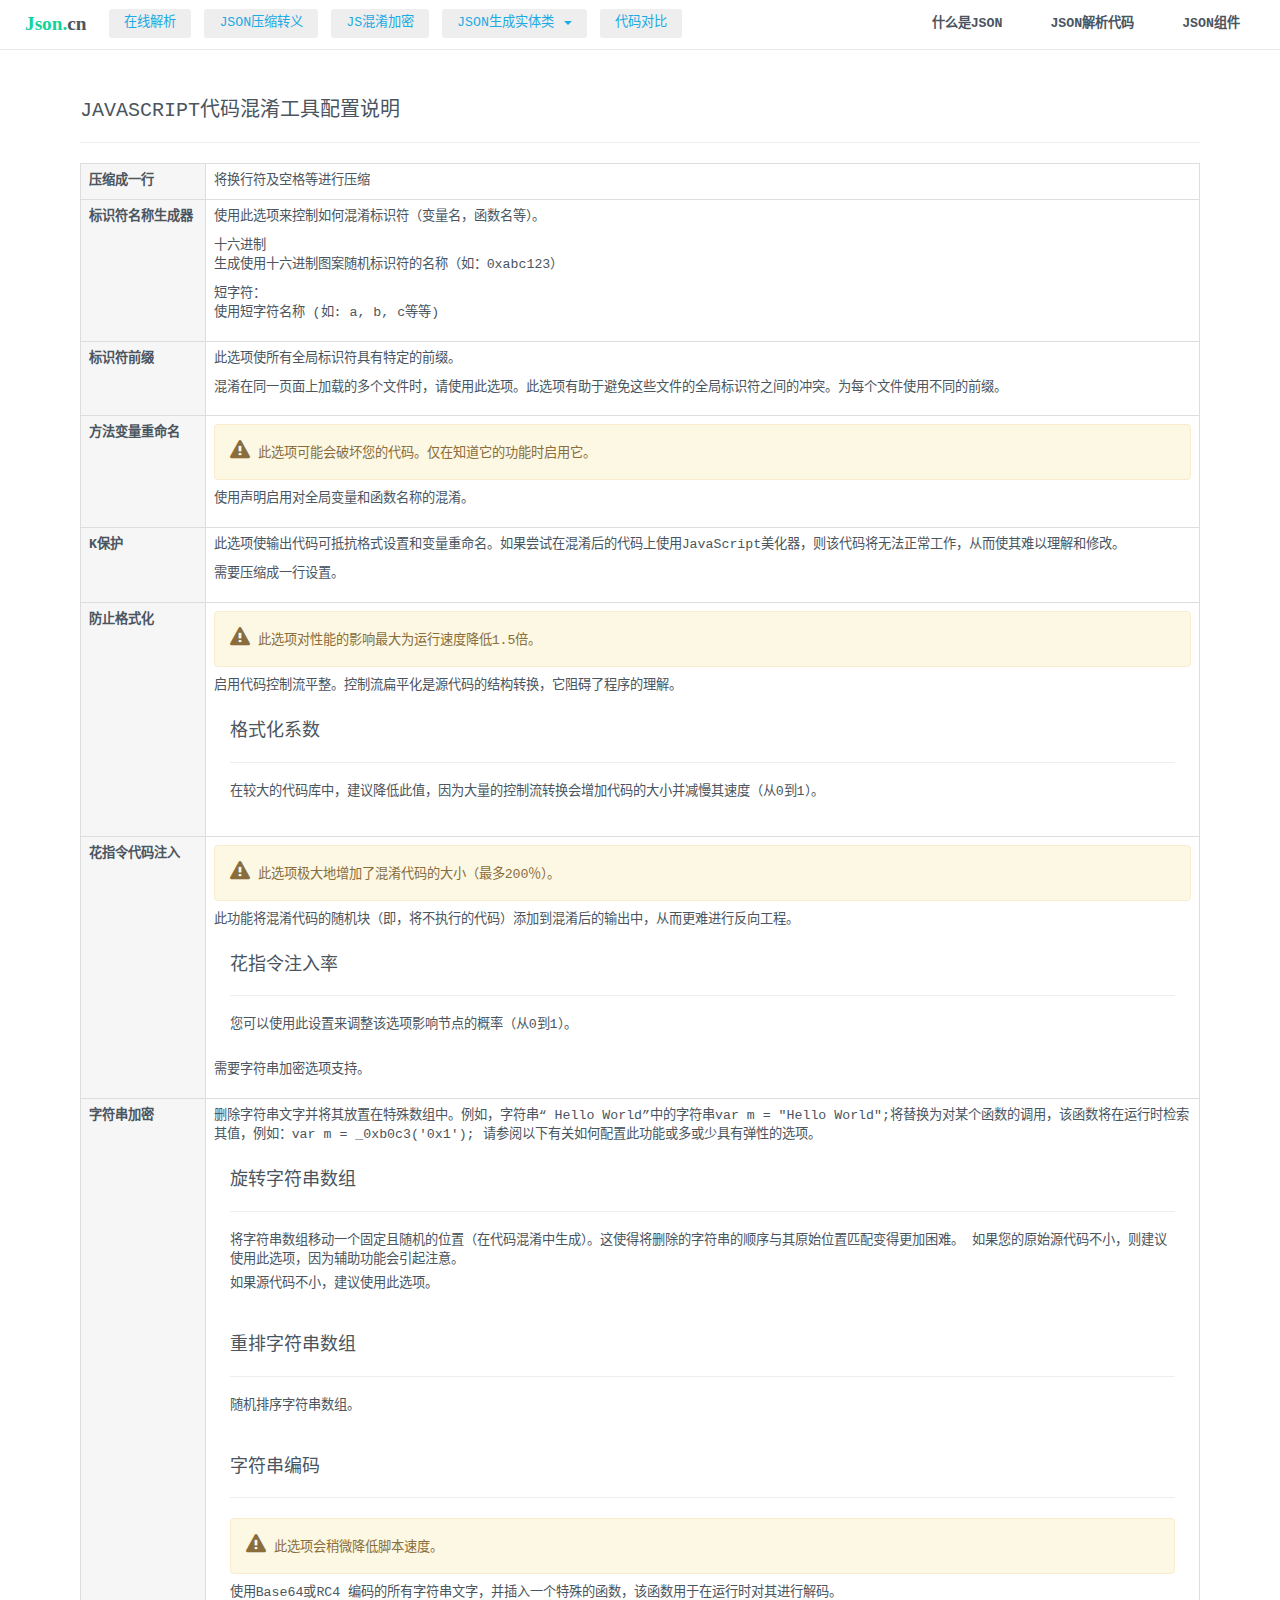
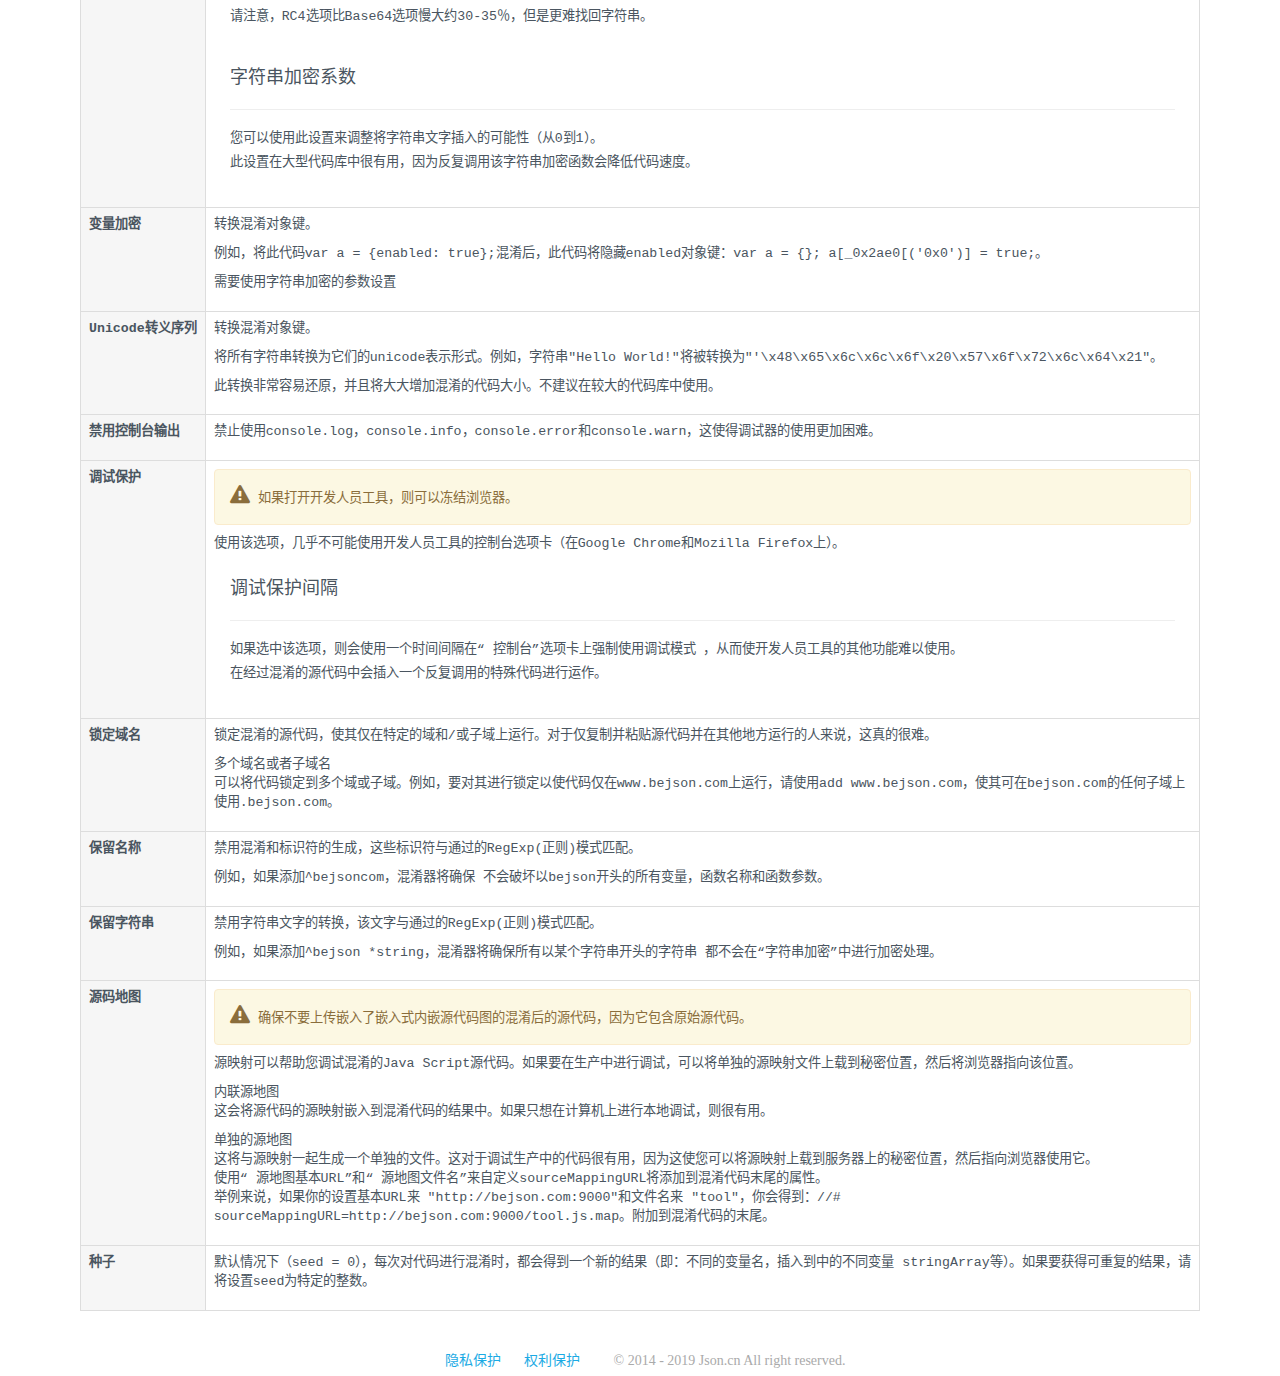
<file: json/json/jshxinfo.html>
<!DOCTYPE html>
<html lang="zh-CN">
<head>
    <title>JS在线加密工具|JS加密混淆 参数说明 - Json.cn</title>
    <meta http-equiv="Content-Type" content="text/html; charset=utf-8"/>
    <meta name="HandheldFriendly" content="True"/>
    <meta name="MobileOptimized" content="320"/>
    <meta http-equiv="Cache-Control" content="max-age=7200"/>
    <meta http-equiv="X-UA-Compatible" content="IE=edge"/>
    <meta name="baidu-site-verification" content="mlJsiTNxiD"/>
    <meta name="google-site-verification" content="CPogK9tQWL5XIDF9F9x_tJyy1HtpDI8Rv6owOEIkUvM"/>
    <meta name="viewport" content="width=device-width, initial-scale=1">
    <meta name="robots" content="all"/>
    <meta name="author" content="json.cn"/>

    <meta name="keywords" content="JS加密,JS混淆,JS混淆加密,JS不可逆加密,JS加密压缩,JavaScript在线加密,JavaScript加密后不可恢复,JS加密后不可恢复,在线JS加密,JS在线加密工具,obfuscator参数说明"/>
    <meta name="description" content="提供JS加密，JS混淆，JS混淆加密，JS不可逆加密，JS加密压缩，JavaScript在线加密服务的参数说明"/>

    <link href="../css/bootstrap.min.css" rel="stylesheet">
    <link href="../css/font-awesome.min.css" rel="stylesheet">
    <link href="../css/base.css" rel="stylesheet">
    <style></style>
    <!-- HTML5 shim and Respond.js IE8 support of HTML5 elements and media queries -->
    <!--[if lt IE 9]>
    <script src="http://cdn.bootcss.com/html5shiv/3.7.2/html5shiv.min.js"></script>
    <script src="http://cdn.bootcss.com/respond.js/1.4.2/respond.min.js"></script>
    <![endif]-->
    <!-- Favicons -->
</head>
<body style="over-flow:hidden;">
<header class="header">
    <div class="row-fluid">
        <div class="col-md-8 header-nav-list">
            <a class="logo" href="../index.html">
                Json.<span style="color:#4A5560;">cn</span></a>
            <a class="custom-btn" href="../index.html" data-placement="bottom">在线解析</a>
            <a class="custom-btn" href="jsonzip.html" data-placement="bottom">JSON压缩转义</a>
            <a class="custom-btn" href="jshx.html" data-placement="bottom">JS混淆加密</a>
            <div class="dropdown">
                <a type="button" class="dropdown-toggle custom-btn" id="dropdownMenu1"
                   data-toggle="dropdown">
                    JSON生成实体类
                    <span class="caret"></span>
                </a>
                <ul class="dropdown-menu" role="menu" aria-labelledby="dropdownMenu1">
                    <li role="presentation">
                        <a role="menuitem" tabindex="-1" href="json2java.html">JSON生成JAVA实体类</a>
                    </li>
                    <li role="presentation" class="divider"></li>
                    <li role="presentation" class="active">
                        <a role="menuitem" tabindex="-1" href="json2csharp.html">JSON生C#成实体类</a>
                    </li>
                </ul>
            </div>
            <a class="custom-btn" href="jsoncompare.html" data-placement="bottom">代码对比</a>

        </div>
        <nav class="col-md-4" style="padding:10px 0; " align="right">
            <div class="navi">
                <!--<a href="http://lab.json.cn/" target="_blank"  data-placement="bottom">
                  <span class="red">JSON实验室</span>
              </a>-->
                <a href="../wiki.html" data-placement="bottom">什么是JSON</a>
                <a href="../code.html" data-placement="bottom">JSON解析代码</a>
                <a href="../component.html" data-placement="bottom">JSON组件</a>

            </div>
        </nav>
        <br style="clear:both;"/>
    </div>
</header>


<main class="row-fluid" style="padding:30px 80px;">
    <h1 style="margin:20px 0;font-size: 20px">JAVASCRIPT代码混淆工具配置说明</h1>
    <div class="obfuscate-ins">
        <hr>
        <div class="table-responsive">
            <table class="table table-bordered table-striped">
                <tbody>
                <tr>
                    <th class="text-nowrap">压缩成一行</th>
                    <td>将换行符及空格等进行压缩</td>
                </tr>
                <tr>
                    <th class="text-nowrap">标识符名称生成器</th>
                    <td>
                        <p>使用此选项来控制如何混淆标识符（变量名，函数名等）。</p>
                        <p><span class="font-bold">十六进制</span><br/>生成使用十六进制图案随机标识符的名称（如：<span class="hl-warning">0xabc123</span>）
                        </p>
                        <p><span class="font-bold">短字符：</span><br/>使用短字符名称 (如: <span class="hl-warning">a, b, c</span>等等)
                        </p>
                    </td>
                </tr>
                <tr>
                    <th class="text-nowrap">标识符前缀</th>
                    <td>
                        <p>此选项使所有全局标识符具有特定的前缀。</p>
                        <p>混淆在同一页面上加载的多个文件时，请使用此选项。此选项有助于避免这些文件的全局标识符之间的冲突。为每个文件使用不同的前缀。</p>
                    </td>
                </tr>
                <tr>
                    <th class="text-nowrap">方法变量重命名</th>
                    <td>
                        <div class="alert with-icon alert-warning">
                            <i class="fa fa-warning"></i>
                            <div class="content">此选项可能会破坏您的代码。仅在知道它的功能时启用它。</div>
                        </div>
                        <p>使用声明启用对全局变量和函数名称的混淆。</p>
                    </td>
                </tr>
                <tr>
                    <th class="text-nowrap">K保护</th>
                    <td>
                        <p>此选项使输出代码可抵抗格式设置和变量重命名。如果尝试在混淆后的代码上使用JavaScript美化器，则该代码将无法正常工作，从而使其难以理解和修改。</p>
                        <p>需要<span class="font-bold">压缩成一行</span>设置。</p>
                    </td>
                </tr>
                <tr>
                    <th class="text-nowrap">防止格式化</th>
                    <td>
                        <div class="alert with-icon alert-warning">
                            <i class="fa fa-warning"></i>
                            <div class="content">此选项对性能的影响最大为运行速度降低1.5倍。</div>
                        </div>
                        <p>启用代码控制流平整。控制流扁平化是源代码的结构转换，它阻碍了程序的理解。</p>
                        <div class="alert">
                            <h4>格式化系数</h4>
                            <hr>
                            <p>在较大的代码库中，建议降低此值，因为大量的控制流转换会增加代码的大小并减慢其速度（从0到1）。</p>
                        </div>
                    </td>
                </tr>
                <tr>
                    <th class="text-nowrap">花指令代码注入</th>
                    <td>
                        <div class="alert with-icon alert-warning">
                            <i class="fa fa-warning"></i>
                            <div class="content">此选项极大地增加了混淆代码的大小（最多200％）。</div>
                        </div>
                        <p>此功能将混淆代码的随机块（即，将不执行的代码）添加到混淆后的输出中，从而更难进行反向工程。</p>
                        <div class="alert">
                            <h4>花指令注入率</h4>
                            <hr>
                            <p>您可以使用此设置来调整该选项影响节点的概率（从0到1）。</p>
                        </div>
                        <p>需要<span class="font-bold">字符串加密</span>选项支持。</p>
                    </td>
                </tr>
                <tr>
                    <th class="text-nowrap">字符串加密</th>
                    <td>
                        <p>删除字符串文字并将其放置在特殊数组中。例如，字符串“ Hello World”中的字符串var m = "Hello World";将替换为对某个函数的调用，该函数将在运行时检索其值，例如：var m = _0xb0c3('0x1');

                            请参阅以下有关如何配置此功能或多或少具有弹性的选项。</p>
                        <div class="alert">
                            <h4>旋转字符串数组</h4>
                            <hr>
                            <p>将字符串数组移动一个固定且随机的位置（在代码混淆中生成）。这使得将删除的字符串的顺序与其原始位置匹配变得更加困难。 如果您的原始源代码不小，则建议使用此选项，因为辅助功能会引起注意。</p>
                            <p>如果源代码不小，建议使用此选项。</p>
                        </div>
                        <div class="alert">
                            <h4>重排字符串数组</h4>
                            <hr>
                            <p>随机排序字符串数组。</p>
                        </div>
                        <div class="alert">
                            <h4>字符串编码</h4>
                            <hr>
                            <div class="alert with-icon alert-warning">
                                <i class="fa fa-warning"></i>
                                <div class="content">此选项会稍微降低脚本速度。</div>
                            </div>
                            <p>使用Base64或RC4 编码的所有字符串文字，并插入一个特殊的函数，该函数用于在运行时对其进行解码。</p>
                            <p>请注意，RC4选项比​​Base64选项慢大约30-35％，但是更难找回字符串。</p>
                        </div>
                        <div class="alert">
                            <h4>字符串加密系数</h4>
                            <hr>
                            <p>您可以使用此设置来调整将字符串文字插入的可能性（从0到1）。</p>
                            <p>此设置在大型代码库中很有用，因为反复调用该字符串加密函数会降低代码速度。</p>
                        </div>
                    </td>
                </tr>
                <tr>
                    <th class="text-nowrap">变量加密</th>
                    <td>
                        <p>转换混淆对象键。</p>
                        <p>例如，将此代码var a = {enabled: true};混淆后，此代码将隐藏enabled对象键：var a = {}; a[_0x2ae0[('0x0')] = true;。</p>
                        <p>需要使用字符串加密的参数设置</p>
                    </td>
                </tr>
                <tr>
                    <th class="text-nowrap">Unicode转义序列</th>
                    <td>
                        <p>转换混淆对象键。</p>
                        <p>将所有字符串转换为它们的unicode表示形式。例如，字符串"Hello World!"将被转换为"'\x48\x65\x6c\x6c\x6f\x20\x57\x6f\x72\x6c\x64\x21"。</p>
                        <p>此转换非常容易还原，并且将大大增加混淆的代码大小。不建议在较大的代码库中使用。</p>
                    </td>
                </tr>
                <tr>
                    <th class="text-nowrap">禁用控制台输出</th>
                    <td>
                        <p>禁止使用console.log，console.info，console.error和console.warn，这使得调试器的使用更加困难。</p>
                    </td>
                </tr>
                <tr>
                    <th class="text-nowrap">调试保护</th>
                    <td>
                        <div class="alert with-icon alert-warning">
                            <i class="fa fa-warning"></i>
                            <div class="content">如果打开开发人员工具，则可以冻结浏览器。</div>
                        </div>
                        <p>使用该选项，几乎不可能使用开发人员工具的控制台选项卡（在Google Chrome和Mozilla Firefox上）。</p>
                        <div class="alert">
                            <h4>调试保护间隔</h4>
                            <hr>
                            <p>如果选中该选项，则会使用一个时间间隔在“ 控制台”选项卡上强制使用调试模式 ，从而使开发人员工具的其他功能难以使用。</p>
                            <p>在经过混淆的源代码中会插入一个反复调用的特殊代码进行运作。</p>
                        </div>
                    </td>
                </tr>
                <tr>
                    <th class="text-nowrap">锁定域名</th>
                    <td>
                        <p>锁定混淆的源代码，使其仅在特定的域和/或子域上运行。对于仅复制并粘贴源代码并在其他地方运行的人来说，这真的很难。</p>
                        <p><span class="font-bold">多个域名或者子域名</span><br />
                            可以将代码锁定到多个域或子域。例如，要对其进行锁定以使代码仅在www.bejson.com上运行，请使用add www.bejson.com，使其可在bejson.com的任何子域上使用.bejson.com。</p>
                    </td>
                </tr>
                <tr>
                    <th class="text-nowrap">保留名称</th>
                    <td>
                        <p>禁用混淆和标识符的生成，这些标识符与通过的RegExp(正则)模式匹配。</p>
                        <p>例如，如果添加^bejsoncom，混淆器将确保 不会破坏以bejson开头的所有变量，函数名称和函数参数。</p>
                    </td>
                </tr>
                <tr>
                    <th class="text-nowrap">保留字符串</th>
                    <td>
                        <p>禁用字符串文字的转换，该文字与通过的RegExp(正则)模式匹配。</p>
                        <p>例如，如果添加^bejson *string，混淆器将确保所有以某个字符串开头的字符串 都不会在“字符串加密”中进行加密处理。</p>
                    </td>
                </tr>
                <tr>
                    <th class="text-nowrap">源码地图</th>
                    <td>
                        <div class="alert with-icon alert-warning">
                            <i class="fa fa-warning"></i>
                            <div class="content">确保不要上传嵌入了嵌入式内嵌源代码图的混淆后的源代码，因为它包含原始源代码。</div>
                        </div>
                        <p>源映射可以帮助您调试混淆的Java Script源代码。如果要在生产中进行调试，可以将单独的源映射文件上载到秘密位置，然后将浏览器指向该位置。</p>
                        <p><span class="font-bold">内联源地图</span><br/>这会将源代码的源映射嵌入到混淆代码的结果中。如果只想在计算机上进行本地调试，则很有用。</span>
                        </p>
                        <p><span class="font-bold">单独的源地图</span><br/>
                            这将与源映射一起生成一个单独的文件。这对于调试生产中的代码很有用，因为这使您可以将源映射上载到服务器上的秘密位置，然后指向浏览器使用它。<br/>
                            使用“ 源地图基本URL”和“ 源地图文件名”来自定义sourceMappingURL将添加到混淆代码末尾的属性。<br/>
                            举例来说，如果你的设置基本URL来 "http://bejson.com:9000"和文件名来 "tool"，你会得到：//# sourceMappingURL=http://bejson.com:9000/tool.js.map。附加到混淆代码的末尾。
                        </p>
                    </td>
                </tr>
                <tr>
                    <th class="text-nowrap">种子</th>
                    <td>
                        <p>默认情况下（seed = 0），每次对代码进行混淆时，都会得到一个新的结果（即：不同的变量名，插入到中的不同变量 stringArray等）。如果要获得可重复的结果，请将设置seed为特定的整数。</p>
                    </td>
                </tr>
                </tbody>
            </table>
        </div>
    </div>
</main>

<footer style="text-align:center;color:#aaa;font-family: Tahoma,'微软雅黑';font-size: 14px;margin-top: 0">
    <div style="padding:10px;display: inline-block">
        <a href="../privacy.html" style="margin-right:20px;">隐私保护</a>
        <a href="../right.html" style="margin-right:20px;">权利保护</a>
    </div>
    <div style="display: inline-block">© 2014 - 2019 Json.cn All right reserved.</div>
</footer>


</body>
</html>
</file>
<file: json/css/base.css>
@charset "UTF-8";
html{
    height: 100%;
}
html, body {
    height: 100%;
}
body{
  font-family:menlo,monospace, Tahoma,"微软雅黑","幼圆";
  color: #4A5560;
  --height:calc(1vh / 3);
  --width:calc(1vw / 3);
  --target: calc(var(--height) + var(--width));
  font-size: calc(var(--target) + 6px);
  height: 100%;
}
.common-font-size{
  --height:calc(1vh / 3);
  --width:calc(1vw / 3);
  --target: calc(var(--height) + var(--width));
  font-size: calc(var(--target) + 6px);
}
/*::-moz-selection {
  background: #12c48b;
  color: #fff;
  text-shadow: none;
}

::selection {
  background: #12c48b;
  color: #fff;
  text-shadow: none;
}*/

a{
    display: inline-block;
    text-decoration: none;
    color: #1BAAE4;
    cursor: pointer;
    font-family: monospace, Tahoma,'微软雅黑';
}
.green{
    color:#17B272;
}
.red{
    color:#FF585D;
}
.red:hover{
    color: #f98280;
}
.blue{
    color:#1BAAE4;
}
.orange{
  color:#FBC462;
}
.alert-danger{
  background-color: #FFD8DB;
  color: #1D3440;
  box-shadow: 1px 1px 1px 1px #eee;
}
.alert .close{
  color: #1D3440;
}
input:focus, textarea:focus {
    outline: none;
}
a:hover{
    text-decoration: none;
    color: #47A7E6;
}
.label-success{
    background-color: #0fd59d;
}
.header{
    border-bottom: solid 1px #E5EBEE;
    padding: 0px;
}
.logo{
    --height:calc(1vh / 3);
    --width:calc(1vw / 3);
    --target: calc(var(--height) + var(--width));
    font-size: calc(var(--target) + 12px);
    text-decoration: none;
    font-weight: bold;
    color: #0fd59d;
    padding: 10px;
    font-family: Tahoma;
    display: inline-block;
    vertical-align: middle;
}
.logo:hover{
    color: #0fd59d;
}
.navi{
    padding:5px 20px;
    font-weight:bold;
}
.navi a{
    padding: 0px 20px;
    color: #4A5560;
}
.json-src{
    height:100%;min-height:550px;
    background-color:#f6f6f6;padding:0 10px 10px 10px;
    border:0;border-right:solid 1px #E5EBEE;border-bottom:solid 1px #eee;border-radius:0;
    esize: none; outline:none;font-size:1.2vh;
}
.tool{
    padding:10px;
    height: 40px;
    border-bottom:solid 1px #eee;
    background-color:#fff;
    width:100%;font-size:1.2vh;
    z-index:100;
}
.tool a{
    padding: 0px 8px;
    color: #999;
}
.navi a:hover{
    color: #888;
}
.load-gg{
    height: 95px;
    margin: 10px auto 0 auto;
    text-align: center;
}
.editor-con{
    height: calc(100% - 195px);
}
.editor-con .numberedtextarea-wrapper{
    height: 100%;
}
footer{margin-top: 1vh;font-size:calc(2px + 1vh);}

/*新增*/
.header-nav-list {
    position: relative;
}

.header-nav-list .dropdown {
    margin-left: 5px;
    display: inline-block;
    vertical-align: middle;
}

.header-nav-list .dropdown .custom-btn {
    padding: 5px 15px;
    margin-left: 0;
}

.header-nav-list .dropdown li.divider {
    margin: 0;
}

.header-nav-list .dropdown li a {
    padding: 8px 20px;
}

.custom-btn {
    margin-left: 5px;
    padding: 5px 15px;
    background-color: #eee;
    border-radius: 3px;
    display: inline-block;
    vertical-align: middle;
}

.custom-btn:hover {
    color: #fff;
    background-color: #0fd59d;
}

.custom-btn.active {
    color: #fff;
    background-color: #0fd59d;
}

#aceEditor {
    width: 100%;
    height: calc(100% - 50px);
    border-bottom: 1px solid #eee;
}

#aceEditor2 {
    height: calc(100% - 50px);
    border-bottom: 1px solid #eee;
}

.custom-btn-group {
    margin-top: 15px;
    text-align: center;
}

/*jsobfuscate*/
.obfuscate-box {
    /*margin-top: 10px;*/
    /*border-radius: 3px;*/
    /*border: 1px solid #dddddd;*/
    width: 50%;
    float: left;
    height: 100%;
    border-right: 1px solid #eee;
}

.obfuscate-box .tab-content {
    /*padding: 15px;*/
    height: 100%;
}

.obfuscate-box .tab-content .tab-pane {
    height: 100%;
}

.obfuscate-box .editor-box2 {
    margin-top: 0;
    height: calc(100% - 92px);
}

.obfuscate-box .editor-box2 #editor4 {
    height: 100%;
}

.obfuscate-box .editor-box2 #editor4 .CodeMirror {
    height: 100%;
}

.obfuscate-box .editor-box2 #code4 {
    height: 100%;
    width: 100%;
}

.obfuscate-box .code-box {
    position: relative;
    height: calc(100% - 92px);
}

.obfuscate-box .nav-tabs > li > a {
    border-radius: 0;
}

.obfuscate-box .code-box pre {
    height: 200px;
    border-radius: 3px;
    overflow-y: auto;
    margin-bottom: 0px;
    height: 100%;
    border: none;
    white-space: normal;
}

.obfuscate-box .upload-js-file {
    position: relative;
    cursor: pointer;
    height: calc(100% - 92px);
}

.obfuscate-box .upload-js-file input {
    width: 100%;
    height: 100%;
    position: absolute;
    z-index: 9;
    opacity: 0;
    filter: alpha(opacity=0);
    top: 0;
    left: 0;
}

.obfuscate-box .upload-js-file .jsfile-mask {
    position: relative;
    width: 100%;
    height: 100%;
    border-radius: 3px;
    border: 1px dashed #0fd59d;
    text-align: center;
    font-size: 16px;
    line-height: 260px;
}

.obfuscate-box .upload-js-file .upload-drag-hover {
    border-color: #38b03f;
}

.obfuscate-box {
    position: relative;
}

#jsonlintBox {
    position: absolute;
    bottom: 42px;
    left: 0;
    z-index: 9;
    display: none;
    width: 100%;
}

#jsonlintBox i {
    position: absolute;
    right: 0px;
    top: 0px;
    padding: 10px;
    opacity: .5;
    cursor: pointer;
}

#jsonlintBox pre {
    border: none;
    white-space: normal;
}

.json-warning pre {
    background-color: rgba(255, 255, 0, .2);
    color: #ff6c00;
}

.json-danger pre {
    background-color: rgba(255, 0, 0, .2);
    color: red;
}

.json-danger {
    display: block !important;
}

.obfuscate-setting {
    width: 50%;
    float: left;
    padding: 0 15px;
    height: 100%;
    overflow-y: auto;
}

.obfuscate-setting > h4 {
    margin-bottom: 0;
}

.obfuscate-setting h4 a {
    font-size: 14px;
    margin-left: 20px;
}

.obfuscate-setting .setting-item {
    margin-bottom: 10px;
}

.obfuscate-setting .setting-item:after {
    content: '';
    display: block;
    clear: both;
}

.obfuscate-setting .setting-item p {
    margin: 15px 20px 9px 0;
}

.obfuscate-setting .setting-item .setting-opation {
}

.obfuscate-setting .setting-item2 .setting-type .setting-opation2 {
    float: left;
    width: 50%;
    padding: 15px;
    margin-bottom: 15px;
}

.obfuscate-setting .setting-item2 .setting-type .setting-opation2 label {
    line-height: 1.7;
}

.obfuscate-setting .setting-item2 .setting-type .setting-opation2 > p {
    font-weight: bold;
    margin-bottom: 10px;
}

.obfuscate-setting .setting-item2 .setting-type .setting-opation2 hr {
    margin: 10px 0 15px 0;
}

.obfuscate-setting .setting-item2 .setting-type .setting-opation2 .input-group {
    padding-bottom: 5px;
}

.obfuscate-setting .setting-item2 .setting-type .setting-opation2 .input-group-addon:hover {
    cursor: pointer;
}

.obfuscate-setting .setting-item2 .setting-type .setting-opation2 .label-box .label {
    display: inline-block;
    margin-bottom: 5px;
    margin-right: 5px;
    background-color: grey;
}

.obfuscate-setting .setting-item2 .setting-type .setting-opation2 .label-box i {
    padding-left: 5px;
}

.obfuscate-setting .setting-item2 .setting-type .setting-opation2 .label-box i:hover {
    cursor: pointer;
}

.obfuscate-ins {
    margin-top: 10px;
}

.obfuscate-ins .alert {
    margin-bottom: 10px;
}

.obfuscate-ins th {
    background-color: #f6f6f6 !important;
}

.obfuscate-ins td {
    background-color: #ffffff !important;
}

.obfuscate-ins td .with-icon i {
    font-size: 20px;
    width: 20px !important;
    display: inline-block;
}

.obfuscate-ins td .with-icon .content {
    display: inline-block;
}

.obfuscate-ins table {
    margin-bottom: 0;
}

.obfuscate-ins tbody {
    border-radius: 3px;
}

#jsonBeanCon {
    padding: 15px;
    background-color: #eee;
    height: 100%;
    position: relative;
}

#jsonBeanCon:after {
    position: absolute;
    content: '生成实体类显示区域';
    width: 100%;
    text-align: center;
    top: 50%;
    color: #ccc;
    font-size: 16px;
}

#jsonBeanCon textarea {
    resize: vertical;
    min-height: 150px;
    position: relative;
    z-index: 9;
}

.pojo-box {
    height: 100%;
    overflow: hidden;
    padding: 0;
}
.pojo-box .code-box{
    height: 100%;
}
.pojo-box .code-box .prettyprint{
    height: 100%;
    border-radius: 0;
    border-color: #eee;
}
li.L0, li.L1, li.L2, li.L3, li.L4, li.L5, li.L6, li.L7, li.L8, li.L9{
    padding-left: 1em;
    background-color: transparent!important;
    list-style-type: decimal!important;
    padding-top: 2px;
    padding-bottom: 2px;
}
.compare-editor {
    height: 100%;
}
.compare-editor #view{
    height: 100%;
}
.compare-editor .CodeMirror-merge, .compare-editor .CodeMirror-merge .CodeMirror, .compare-editor .CodeMirror-merge .CodeMirror-merge-pane{
    height: 100%;
}
.compare-features{
    text-align: center;
    margin-top: 13px;
}
.compare-features .checkbox{
    display: inline-block;
    margin-left: 15px;
}
</file>
<file: json/json/static/css/prettify.css>
/*! Apache License 2.0 https://github.com/google/code-prettify*/
.pln{color:#000}@media screen{.str{color:#080}.kwd{color:#7f0055}.com{color:#800}.typ{color:#606}.lit{color:#066}.pun,.opn,.clo{color:#660}.tag{color:#008}.atn{color:#606}.atv{color:#080}.dec,.var{color:#606}.fun{color:red}}@media print,projection{.str{color:#060}.kwd{color:#006;font-weight:bold}.com{color:#600;font-style:italic}.typ{color:#404;font-weight:bold}.lit{color:#044}.pun,.opn,.clo{color:#440}.tag{color:#006;font-weight:bold}.atn{color:#404}.atv{color:#060}}pre.prettyprint{padding:2px;border:1px solid #888}ol.linenums{margin-top:0;margin-bottom:0}li.L0,li.L1,li.L2,li.L3,li.L5,li.L6,li.L7,li.L8{list-style-type:none}li.L1,li.L3,li.L5,li.L7,li.L9{background:#eee}
</file>
<file: json/json/static/css/indexCodeMirror.min.css>
.CodeMirror{font-family:monospace;height:360px;color:#000;direction:ltr}.CodeMirror-lines{padding:4px 0}.CodeMirror pre.CodeMirror-line,.CodeMirror pre.CodeMirror-line-like{padding:0 4px}.CodeMirror-gutter-filler,.CodeMirror-scrollbar-filler{background-color:#fff}.CodeMirror-gutters{border-right:1px solid #ddd;background-color:#f7f7f7;white-space:nowrap}.CodeMirror-linenumber{padding:0 3px 0 5px;min-width:20px;text-align:right;color:#999;white-space:nowrap}.CodeMirror-guttermarker{color:#000}.CodeMirror-guttermarker-subtle{color:#999}.CodeMirror-cursor{border-left:1px solid #000;border-right:none;width:0}.CodeMirror div.CodeMirror-secondarycursor{border-left:1px solid silver}.cm-fat-cursor .CodeMirror-cursor{width:auto;border:0!important;background:#7e7}.cm-fat-cursor div.CodeMirror-cursors{z-index:1}.cm-fat-cursor-mark{background-color:rgba(20,255,20,.5);-webkit-animation:blink 1.06s steps(1) infinite;-moz-animation:blink 1.06s steps(1) infinite;animation:blink 1.06s steps(1) infinite}.cm-animate-fat-cursor{width:auto;border:0;-webkit-animation:blink 1.06s steps(1) infinite;-moz-animation:blink 1.06s steps(1) infinite;animation:blink 1.06s steps(1) infinite;background-color:#7e7}@-moz-keyframes blink{50%{background-color:transparent}}@-webkit-keyframes blink{50%{background-color:transparent}}@keyframes blink{50%{background-color:transparent}}.cm-tab{display:inline-block;text-decoration:inherit}.CodeMirror-rulers{position:absolute;left:0;right:0;top:-50px;bottom:0;overflow:hidden}.CodeMirror-ruler{border-left:1px solid #ccc;top:0;bottom:0;position:absolute}.cm-s-default .cm-header{color:#00f}.cm-s-default .cm-quote{color:#090}.cm-negative{color:#d44}.cm-positive{color:#292}.cm-header,.cm-strong{font-weight:700}.cm-em{font-style:italic}.cm-link{text-decoration:underline}.cm-strikethrough{text-decoration:line-through}.cm-s-default .cm-keyword{color:#708}.cm-s-default .cm-atom{color:#219}.cm-s-default .cm-number{color:#164}.cm-s-default .cm-def{color:#00f}.cm-s-default .cm-variable-2{color:#05a}.cm-s-default .cm-type,.cm-s-default .cm-variable-3{color:#085}.cm-s-default .cm-comment{color:#a50}.cm-s-default .cm-string{color:#a11}.cm-s-default .cm-string-2{color:#f50}.cm-s-default .cm-meta,.cm-s-default .cm-qualifier{color:#555}.cm-s-default .cm-builtin{color:#30a}.cm-s-default .cm-bracket{color:#997}.cm-s-default .cm-tag{color:#170}.cm-s-default .cm-attribute{color:#00c}.cm-s-default .cm-hr{color:#999}.cm-s-default .cm-link{color:#00c}.cm-invalidchar,.cm-s-default .cm-error{color:red}.CodeMirror-composing{border-bottom:2px solid}div.CodeMirror span.CodeMirror-matchingbracket{color:#0b0}div.CodeMirror span.CodeMirror-nonmatchingbracket{color:#a22}.CodeMirror-matchingtag{background:rgba(255,150,0,.3)}.CodeMirror-activeline-background{background:#e8f2ff}.CodeMirror{position:relative;overflow:hidden;background:#fff}.CodeMirror-scroll{overflow:scroll!important;margin-bottom:-30px;margin-right:-30px;padding-bottom:30px;height:100%;outline:0;position:relative}.CodeMirror-sizer{position:relative;border-right:30px solid transparent}.CodeMirror-gutter-filler,.CodeMirror-hscrollbar,.CodeMirror-scrollbar-filler,.CodeMirror-vscrollbar{position:absolute;z-index:6;display:none}.CodeMirror-vscrollbar{right:0;top:0;overflow-x:hidden;overflow-y:scroll}.CodeMirror-hscrollbar{bottom:0;left:0;overflow-y:hidden;overflow-x:scroll}.CodeMirror-scrollbar-filler{right:0;bottom:0}.CodeMirror-gutter-filler{left:0;bottom:0}.CodeMirror-gutters{position:absolute;left:0;top:0;min-height:100%;z-index:3}.CodeMirror-gutter{white-space:normal;height:100%;display:inline-block;vertical-align:top;margin-bottom:-30px}.CodeMirror-gutter-wrapper{position:absolute;z-index:4;background:none!important;border:none!important}.CodeMirror-gutter-background{position:absolute;top:0;bottom:0;z-index:4}.CodeMirror-gutter-elt{position:absolute;cursor:default;z-index:4}.CodeMirror-gutter-wrapper ::selection{background-color:transparent}.CodeMirror-gutter-wrapper ::-moz-selection{background-color:transparent}.CodeMirror-lines{cursor:text;min-height:1px}.CodeMirror pre.CodeMirror-line,.CodeMirror pre.CodeMirror-line-like{-moz-border-radius:0;-webkit-border-radius:0;border-radius:0;border-width:0;background:0 0;font-family:inherit;font-size:inherit;margin:0;white-space:pre;word-wrap:normal;line-height:inherit;color:inherit;z-index:2;position:relative;overflow:visible;-webkit-tap-highlight-color:transparent;-webkit-font-variant-ligatures:contextual;font-variant-ligatures:contextual}.CodeMirror-wrap pre.CodeMirror-line,.CodeMirror-wrap pre.CodeMirror-line-like{word-wrap:break-word;white-space:pre-wrap;word-break:normal}.CodeMirror-linebackground{position:absolute;left:0;right:0;top:0;bottom:0;z-index:0}.CodeMirror-linewidget{position:relative;z-index:2;padding:.1px}.CodeMirror-rtl pre{direction:rtl}.CodeMirror-code{outline:0}.CodeMirror-gutter,.CodeMirror-gutters,.CodeMirror-linenumber,.CodeMirror-scroll,.CodeMirror-sizer{-moz-box-sizing:content-box;box-sizing:content-box}.CodeMirror-measure{position:absolute;width:100%;height:0;overflow:hidden;visibility:hidden}.CodeMirror-cursor{position:absolute;pointer-events:none}.CodeMirror-measure pre{position:static}div.CodeMirror-cursors{visibility:hidden;position:relative;z-index:3}.CodeMirror-focused div.CodeMirror-cursors,div.CodeMirror-dragcursors{visibility:visible}.CodeMirror-selected{background:#d9d9d9}.CodeMirror-focused .CodeMirror-selected{background:#d7d4f0}.CodeMirror-crosshair{cursor:crosshair}.CodeMirror-line::selection,.CodeMirror-line>span::selection,.CodeMirror-line>span>span::selection{background:#d7d4f0}.CodeMirror-line::-moz-selection,.CodeMirror-line>span::-moz-selection,.CodeMirror-line>span>span::-moz-selection{background:#d7d4f0}.cm-searching{background-color:#ffa;background-color:rgba(255,255,0,.4)}.cm-force-border{padding-right:.1px}@media print{.CodeMirror div.CodeMirror-cursors{visibility:hidden}}.cm-tab-wrap-hack:after{content:''}span.CodeMirror-selectedtext{background:0 0}.CodeMirror-foldmarker{color:#00f;text-shadow:#b9f 1px 1px 2px,#b9f -1px -1px 2px,#b9f 1px -1px 2px,#b9f -1px 1px 2px;font-family:arial;line-height:.3;cursor:pointer}.CodeMirror-foldgutter{width:.7em}.CodeMirror-foldgutter-folded,.CodeMirror-foldgutter-open{cursor:pointer}.CodeMirror-foldgutter-open:after{content:"\25BE"}.CodeMirror-foldgutter-folded:after{content:"\25B8"}
</file>
